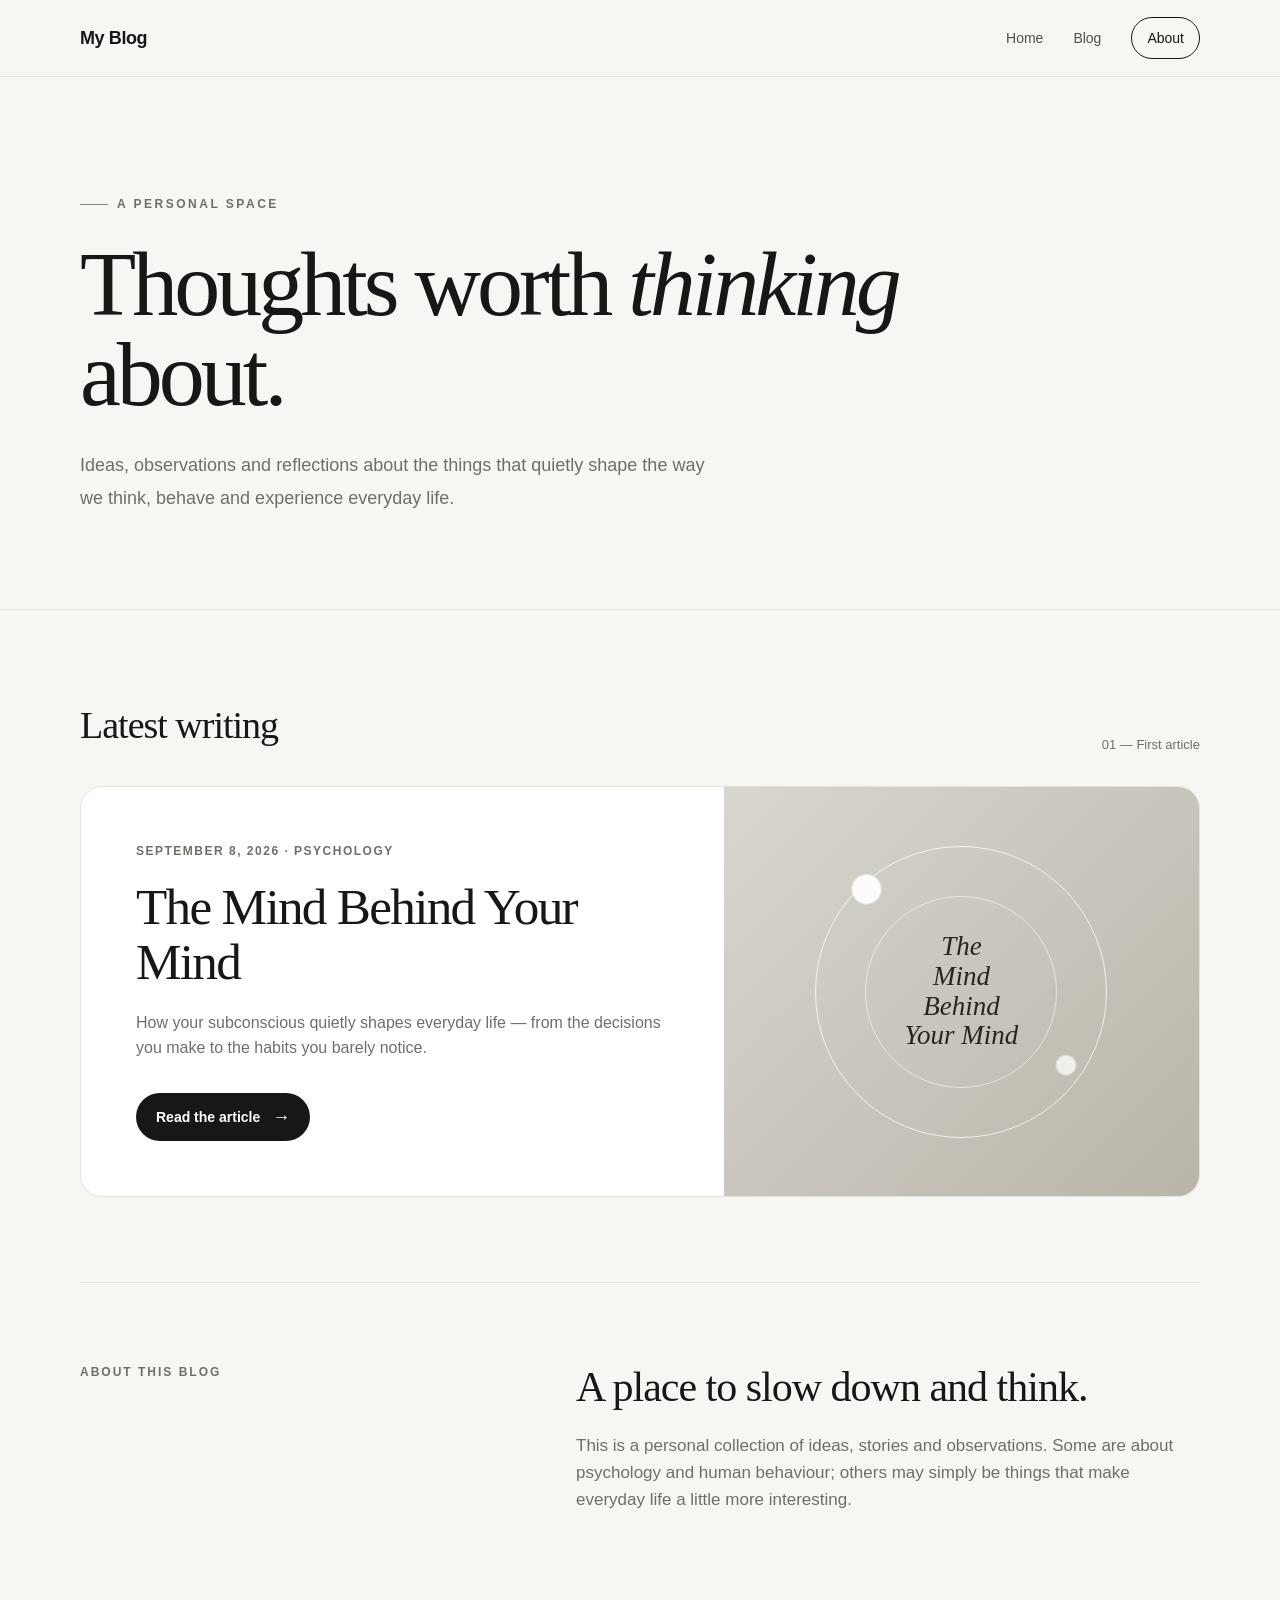
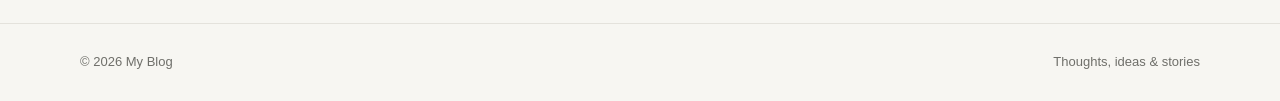
<file: index.html>
<!DOCTYPE html>
<html lang="en">
<head>
  <meta charset="UTF-8">
  <meta name="viewport" content="width=device-width, initial-scale=1.0">

  <meta name="description" content="A personal space for thoughts, ideas, stories and reflections.">
  <title>My Blog — Thoughts, Ideas & Stories</title>

  <style>
    :root {
      --bg: #f7f6f2;
      --surface: #ffffff;
      --text: #171717;
      --muted: #6f6f6a;
      --line: #e4e2dc;
      --accent: #171717;
      --accent-text: #ffffff;
      --max: 1120px;
    }

    * {
      box-sizing: border-box;
      margin: 0;
      padding: 0;
    }

    html {
      scroll-behavior: smooth;
    }

    body {
      font-family: Inter, ui-sans-serif, -apple-system, BlinkMacSystemFont,
                   "Segoe UI", Roboto, Helvetica, Arial, sans-serif;
      background: var(--bg);
      color: var(--text);
      line-height: 1.6;
    }

    a {
      color: inherit;
      text-decoration: none;
    }

    .container {
      width: min(var(--max), calc(100% - 40px));
      margin: 0 auto;
    }

    /* Navigation */
    header {
      position: sticky;
      top: 0;
      z-index: 20;
      background: rgba(247, 246, 242, 0.88);
      backdrop-filter: blur(14px);
      border-bottom: 1px solid rgba(228, 226, 220, 0.8);
    }

    .nav {
      height: 76px;
      display: flex;
      align-items: center;
      justify-content: space-between;
    }

    .brand {
      font-size: 18px;
      font-weight: 750;
      letter-spacing: -0.4px;
    }

    .nav-links {
      display: flex;
      align-items: center;
      gap: 30px;
      font-size: 14px;
      color: #4f4f4b;
    }

    .nav-links a {
      transition: color 0.2s ease;
    }

    .nav-links a:hover {
      color: var(--text);
    }

    .nav-cta {
      padding: 9px 15px;
      border: 1px solid var(--text);
      border-radius: 999px;
      color: var(--text) !important;
    }

    /* Hero */
    .hero {
      padding: 110px 0 95px;
      border-bottom: 1px solid var(--line);
    }

    .eyebrow {
      display: inline-flex;
      align-items: center;
      gap: 9px;
      font-size: 12px;
      font-weight: 700;
      letter-spacing: 2.5px;
      text-transform: uppercase;
      color: var(--muted);
      margin-bottom: 25px;
    }

    .eyebrow::before {
      content: "";
      width: 28px;
      height: 1px;
      background: #888;
    }

    .hero h1 {
      max-width: 900px;
      font-family: Georgia, "Times New Roman", serif;
      font-size: clamp(52px, 8vw, 92px);
      font-weight: 500;
      letter-spacing: -4px;
      line-height: 0.98;
    }

    .hero h1 em {
      font-style: italic;
      font-weight: 400;
    }

    .hero-copy {
      max-width: 650px;
      margin-top: 30px;
      color: var(--muted);
      font-size: 18px;
      line-height: 1.8;
    }

    /* Latest article */
    .section {
      padding: 85px 0;
    }

    .section-heading {
      display: flex;
      align-items: end;
      justify-content: space-between;
      gap: 30px;
      margin-bottom: 30px;
    }

    .section-heading h2 {
      font-family: Georgia, "Times New Roman", serif;
      font-size: 38px;
      font-weight: 500;
      letter-spacing: -1px;
    }

    .section-heading span {
      font-size: 13px;
      color: var(--muted);
    }

    .article-card {
      display: grid;
      grid-template-columns: 1.15fr 0.85fr;
      min-height: 390px;
      background: var(--surface);
      border: 1px solid var(--line);
      border-radius: 22px;
      overflow: hidden;
      transition: transform 0.25s ease, box-shadow 0.25s ease;
    }

    .article-card:hover {
      transform: translateY(-4px);
      box-shadow: 0 18px 45px rgba(0, 0, 0, 0.07);
    }

    .article-content {
      padding: 55px;
      display: flex;
      flex-direction: column;
      justify-content: center;
    }

    .article-meta {
      font-size: 12px;
      font-weight: 700;
      letter-spacing: 1.5px;
      text-transform: uppercase;
      color: var(--muted);
      margin-bottom: 18px;
    }

    .article-title {
      font-family: Georgia, "Times New Roman", serif;
      font-size: clamp(34px, 4vw, 52px);
      line-height: 1.08;
      font-weight: 500;
      letter-spacing: -1.7px;
      max-width: 620px;
    }

    .article-subtitle {
      margin-top: 20px;
      max-width: 570px;
      color: var(--muted);
      font-size: 16px;
    }

    .read-button {
      display: inline-flex;
      align-items: center;
      gap: 12px;
      width: fit-content;
      margin-top: 32px;
      padding: 13px 20px;
      background: var(--accent);
      color: var(--accent-text);
      border-radius: 999px;
      font-size: 14px;
      font-weight: 650;
      transition: transform 0.2s ease, opacity 0.2s ease;
    }

    .read-button:hover {
      transform: translateX(3px);
      opacity: 0.88;
    }

    .read-button .arrow {
      font-size: 18px;
      line-height: 1;
    }

    .article-visual {
      position: relative;
      min-height: 390px;
      background:
        radial-gradient(circle at 30% 25%, rgba(255,255,255,.95) 0 3%, transparent 3.5%),
        radial-gradient(circle at 72% 68%, rgba(255,255,255,.75) 0 2%, transparent 2.5%),
        linear-gradient(135deg, #d9d6ce, #b9b5ab);
      display: flex;
      align-items: center;
      justify-content: center;
      overflow: hidden;
    }

    .article-visual::before {
      content: "";
      position: absolute;
      width: 290px;
      height: 290px;
      border: 1px solid rgba(255,255,255,.75);
      border-radius: 50%;
    }

    .article-visual::after {
      content: "";
      position: absolute;
      width: 190px;
      height: 190px;
      border: 1px solid rgba(255,255,255,.55);
      border-radius: 50%;
    }

    .visual-word {
      position: relative;
      z-index: 2;
      font-family: Georgia, "Times New Roman", serif;
      font-size: 27px;
      font-style: italic;
      color: #262522;
      text-align: center;
      line-height: 1.1;
    }

    /* About */
    .about {
      display: grid;
      grid-template-columns: 0.8fr 1.2fr;
      gap: 80px;
      padding: 80px 0 110px;
      border-top: 1px solid var(--line);
    }

    .about-label {
      font-size: 12px;
      text-transform: uppercase;
      letter-spacing: 2px;
      font-weight: 700;
      color: var(--muted);
    }

    .about h2 {
      font-family: Georgia, "Times New Roman", serif;
      font-size: 42px;
      line-height: 1.15;
      font-weight: 500;
      letter-spacing: -1px;
      margin-bottom: 20px;
    }

    .about p {
      color: var(--muted);
      font-size: 17px;
      max-width: 680px;
    }

    /* Footer */
    footer {
      border-top: 1px solid var(--line);
      padding: 28px 0;
    }

    .footer-inner {
      display: flex;
      justify-content: space-between;
      gap: 20px;
      color: var(--muted);
      font-size: 13px;
    }

    /* Mobile */
    @media (max-width: 760px) {
      .container {
        width: min(100% - 30px, var(--max));
      }

      .nav {
        height: 68px;
      }

      .nav-links {
        gap: 15px;
      }

      .nav-cta {
        display: none;
      }

      .hero {
        padding: 75px 0 65px;
      }

      .hero h1 {
        font-size: clamp(48px, 15vw, 70px);
        letter-spacing: -3px;
      }

      .hero-copy {
        font-size: 16px;
      }

      .section {
        padding: 60px 0;
      }

      .section-heading {
        display: block;
      }

      .section-heading span {
        display: block;
        margin-top: 8px;
      }

      .article-card {
        grid-template-columns: 1fr;
      }

      .article-visual {
        order: -1;
        min-height: 250px;
      }

      .article-content {
        padding: 32px 26px 38px;
      }

      .about {
        grid-template-columns: 1fr;
        gap: 20px;
        padding: 60px 0 75px;
      }

      .about h2 {
        font-size: 35px;
      }

      .footer-inner {
        flex-direction: column;
      }
    }
  </style>
</head>

<body>

<header>
  <div class="container nav">
    <a class="brand" href="index.html">My Blog</a>

    <nav class="nav-links">
      <a href="index.html">Home</a>
      <a href="my-first-blog.html">Blog</a>
      <a class="nav-cta" href="#about">About</a>
    </nav>
  </div>
</header>

<main>

  <section class="hero">
    <div class="container">
      <div class="eyebrow">A personal space</div>

      <h1>
        Thoughts worth <em>thinking</em> about.
      </h1>

      <p class="hero-copy">
        Ideas, observations and reflections about the things that quietly
        shape the way we think, behave and experience everyday life.
      </p>
    </div>
  </section>


  <section class="section">
    <div class="container">

      <div class="section-heading">
        <h2>Latest writing</h2>
        <span>01 — First article</span>
      </div>

      <article class="article-card">

        <div class="article-content">

          <div class="article-meta">
            September 8, 2026 · Psychology
          </div>

          <h2 class="article-title">
            The Mind Behind Your Mind
          </h2>

          <p class="article-subtitle">
            How your subconscious quietly shapes everyday life —
            from the decisions you make to the habits you barely notice.
          </p>

          <!-- IMPORTANT: this points directly to the uploaded article -->
          <a class="read-button" href="./my-first-blog.html">
            Read the article
            <span class="arrow">→</span>
          </a>

        </div>

        <div class="article-visual" aria-hidden="true">
          <div class="visual-word">
            The<br>Mind<br>Behind<br>Your Mind
          </div>
        </div>

      </article>

    </div>
  </section>


  <section class="container" id="about">
    <div class="about">

      <div>
        <div class="about-label">About this blog</div>
      </div>

      <div>
        <h2>A place to slow down and think.</h2>

        <p>
          This is a personal collection of ideas, stories and observations.
          Some are about psychology and human behaviour; others may simply
          be things that make everyday life a little more interesting.
        </p>
      </div>

    </div>
  </section>

</main>


<footer>
  <div class="container footer-inner">
    <span>© 2026 My Blog</span>
    <span>Thoughts, ideas & stories</span>
  </div>
</footer>

</body>
</html>
</file>
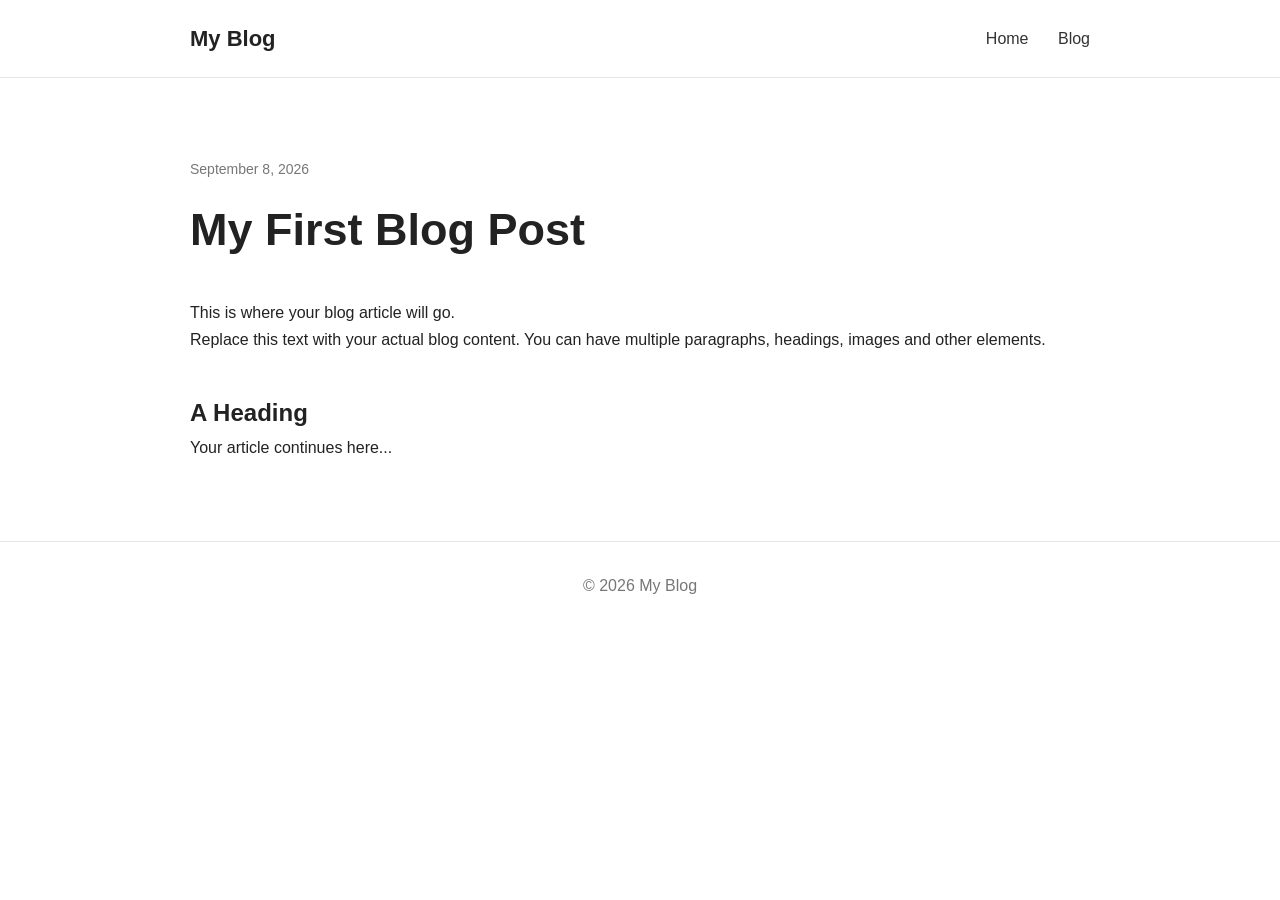
<file: blog.html>
<!DOCTYPE html>
<html lang="en">

<head>

    <meta charset="UTF-8">
    <meta name="viewport" content="width=device-width, initial-scale=1.0">

    <title>My First Blog Post</title>

    <link rel="stylesheet" href="style.css">

</head>


<body>

    <header>

        <div class="container nav">

            <h1 class="logo">
                My Blog
            </h1>

            <nav>
                <a href="index.html">Home</a>
                <a href="blog.html">Blog</a>
            </nav>

        </div>

    </header>


    <main>

        <article class="container" style="padding: 80px 0;">

            <p class="date">
                September 8, 2026
            </p>

            <h1 style="font-size: 45px; margin-bottom: 30px;">
                My First Blog Post
            </h1>


            <!-- YOUR BLOG CONTENT STARTS HERE -->

            <p>
                This is where your blog article will go.
            </p>

            <p>
                Replace this text with your actual blog content.
                You can have multiple paragraphs, headings,
                images and other elements.
            </p>


            <h2 style="margin-top: 40px;">
                A Heading
            </h2>

            <p>
                Your article continues here...
            </p>

            <!-- YOUR BLOG CONTENT ENDS HERE -->


        </article>

    </main>


    <footer>

        <div class="container">

            <p>
                © 2026 My Blog
            </p>

        </div>

    </footer>

</body>

</html>
</file>
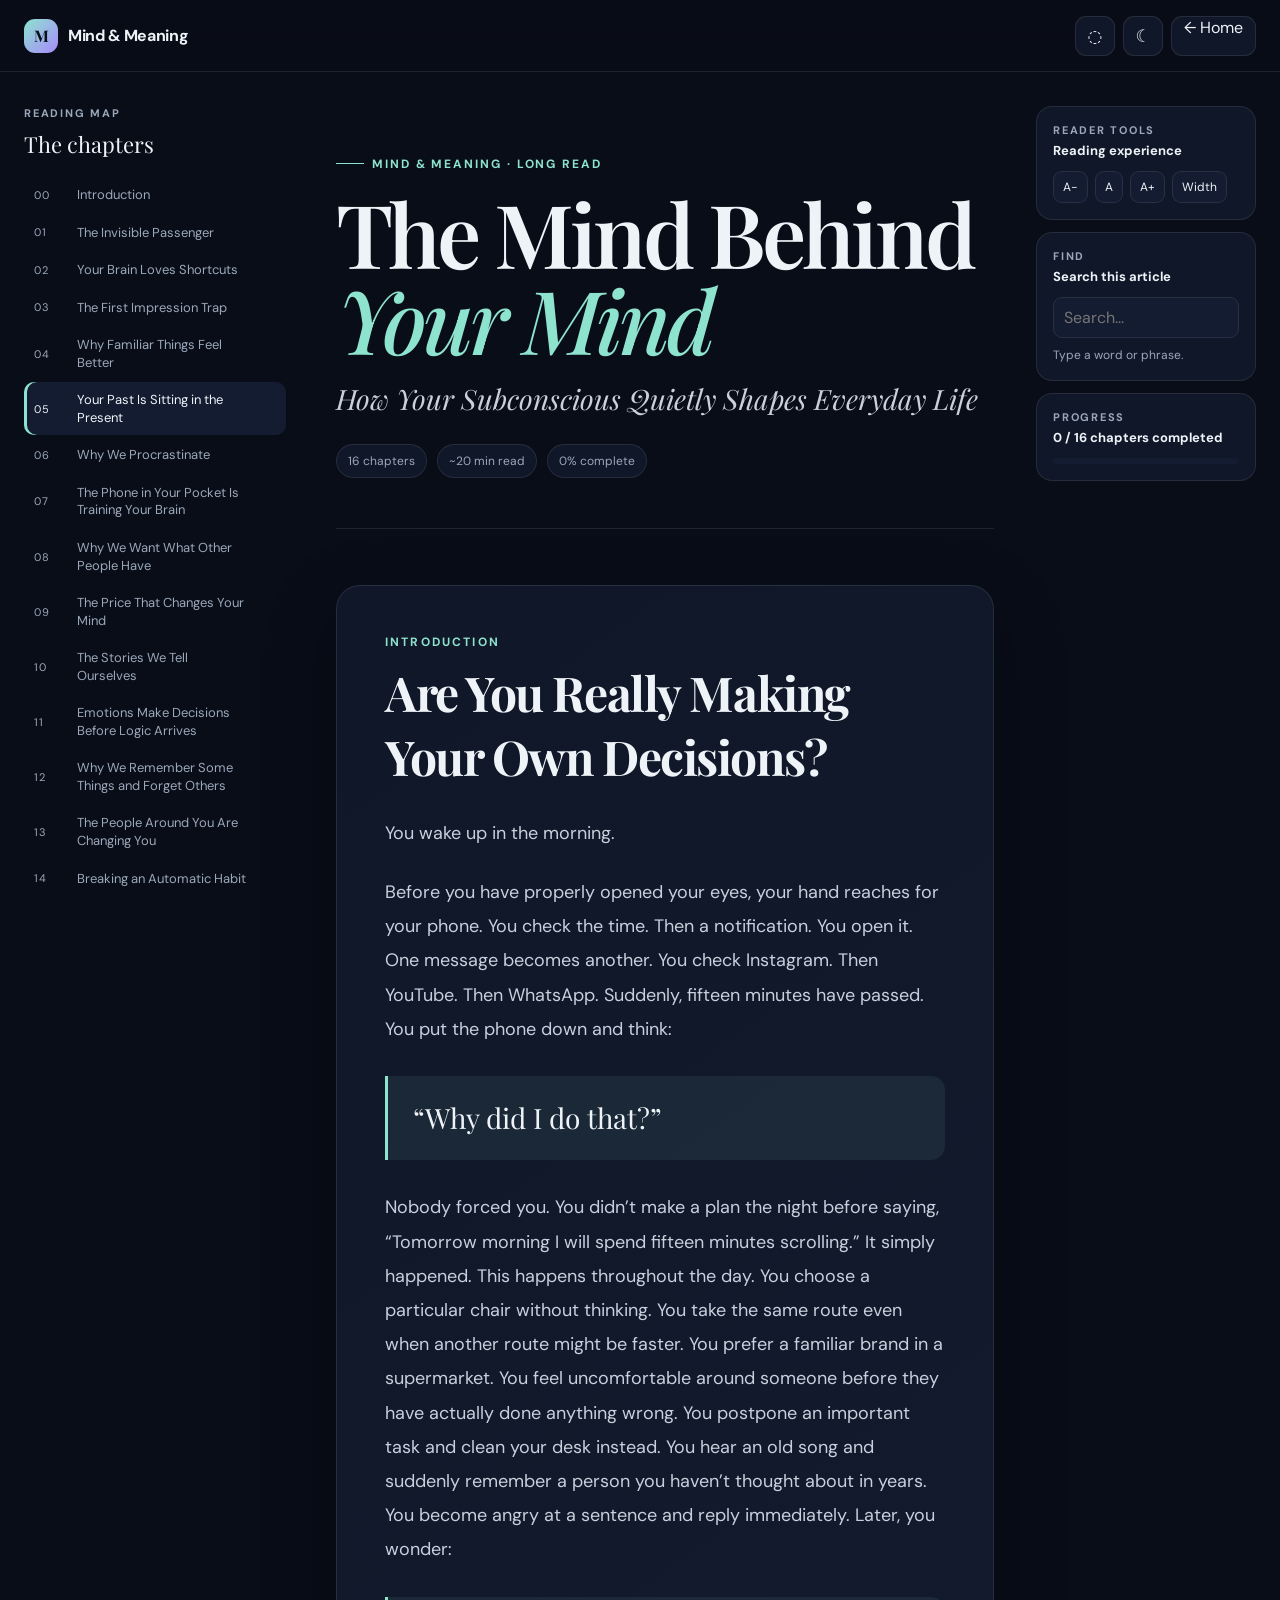
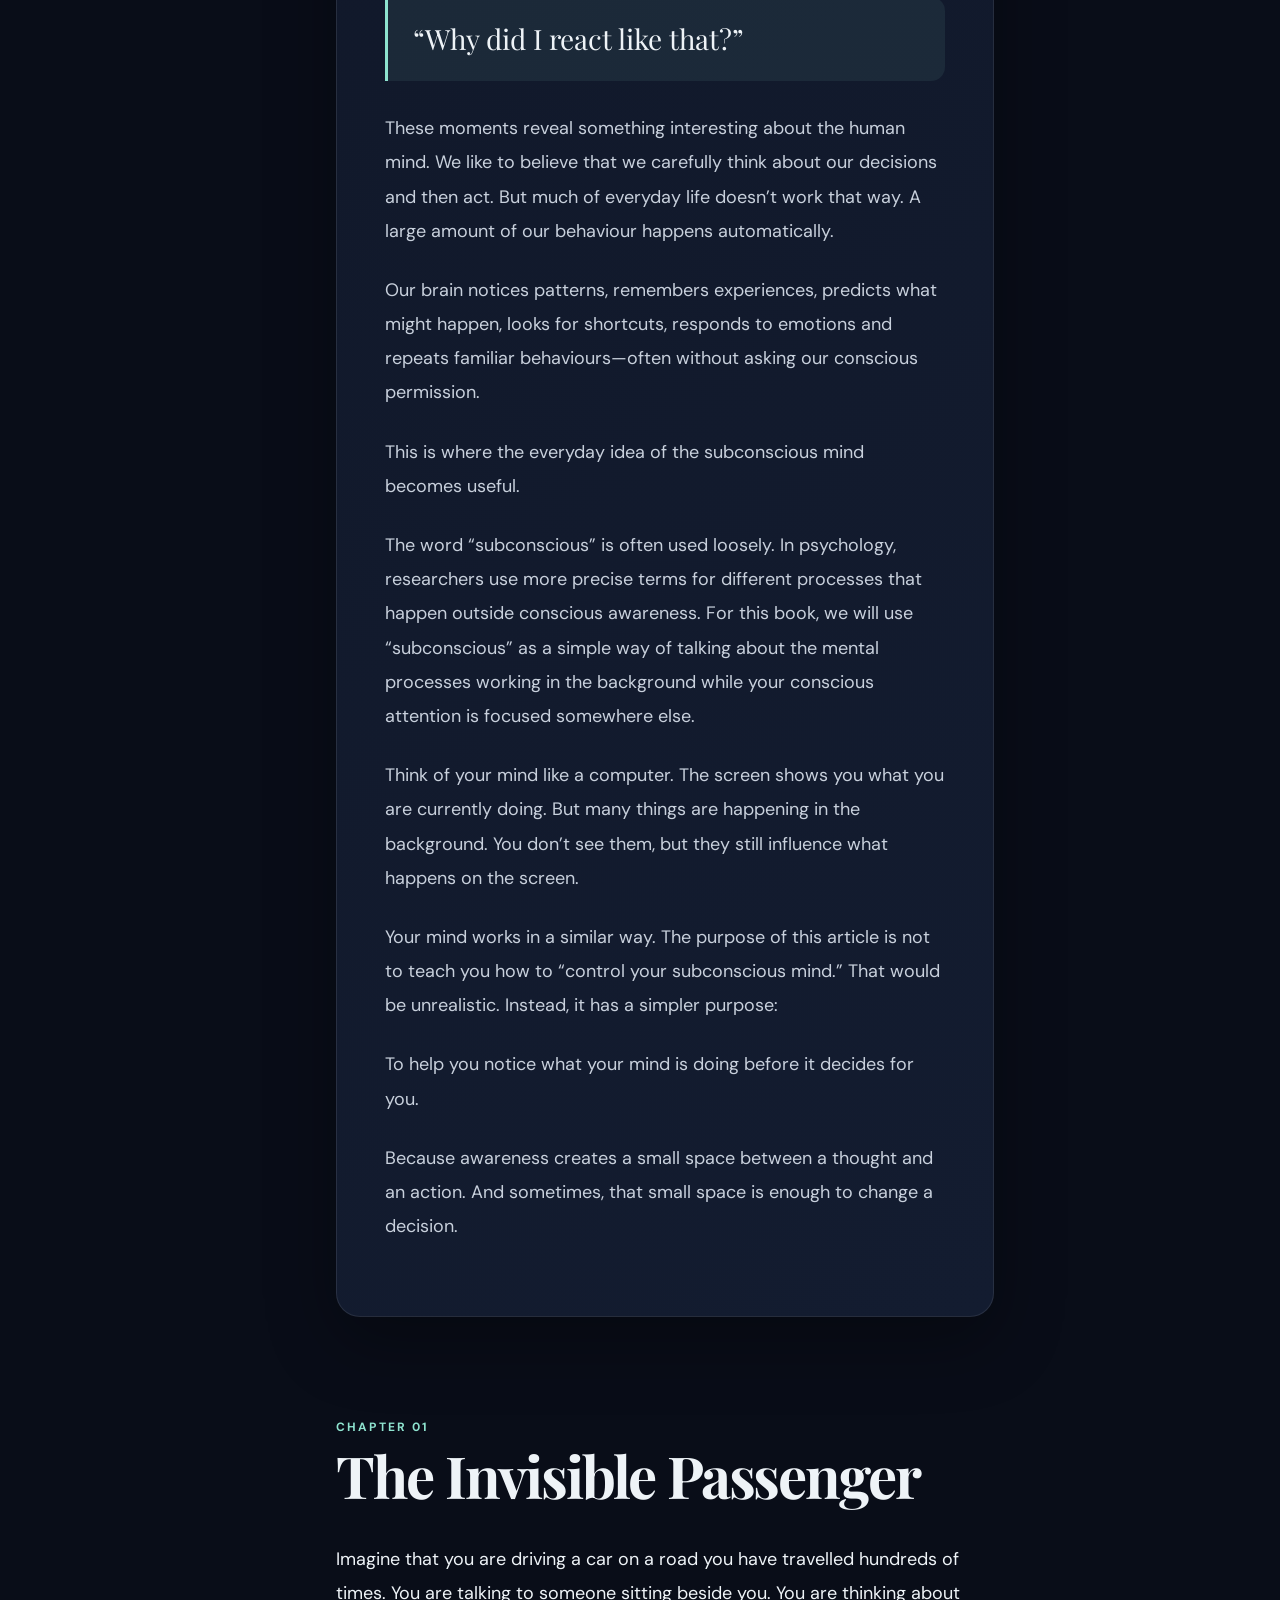
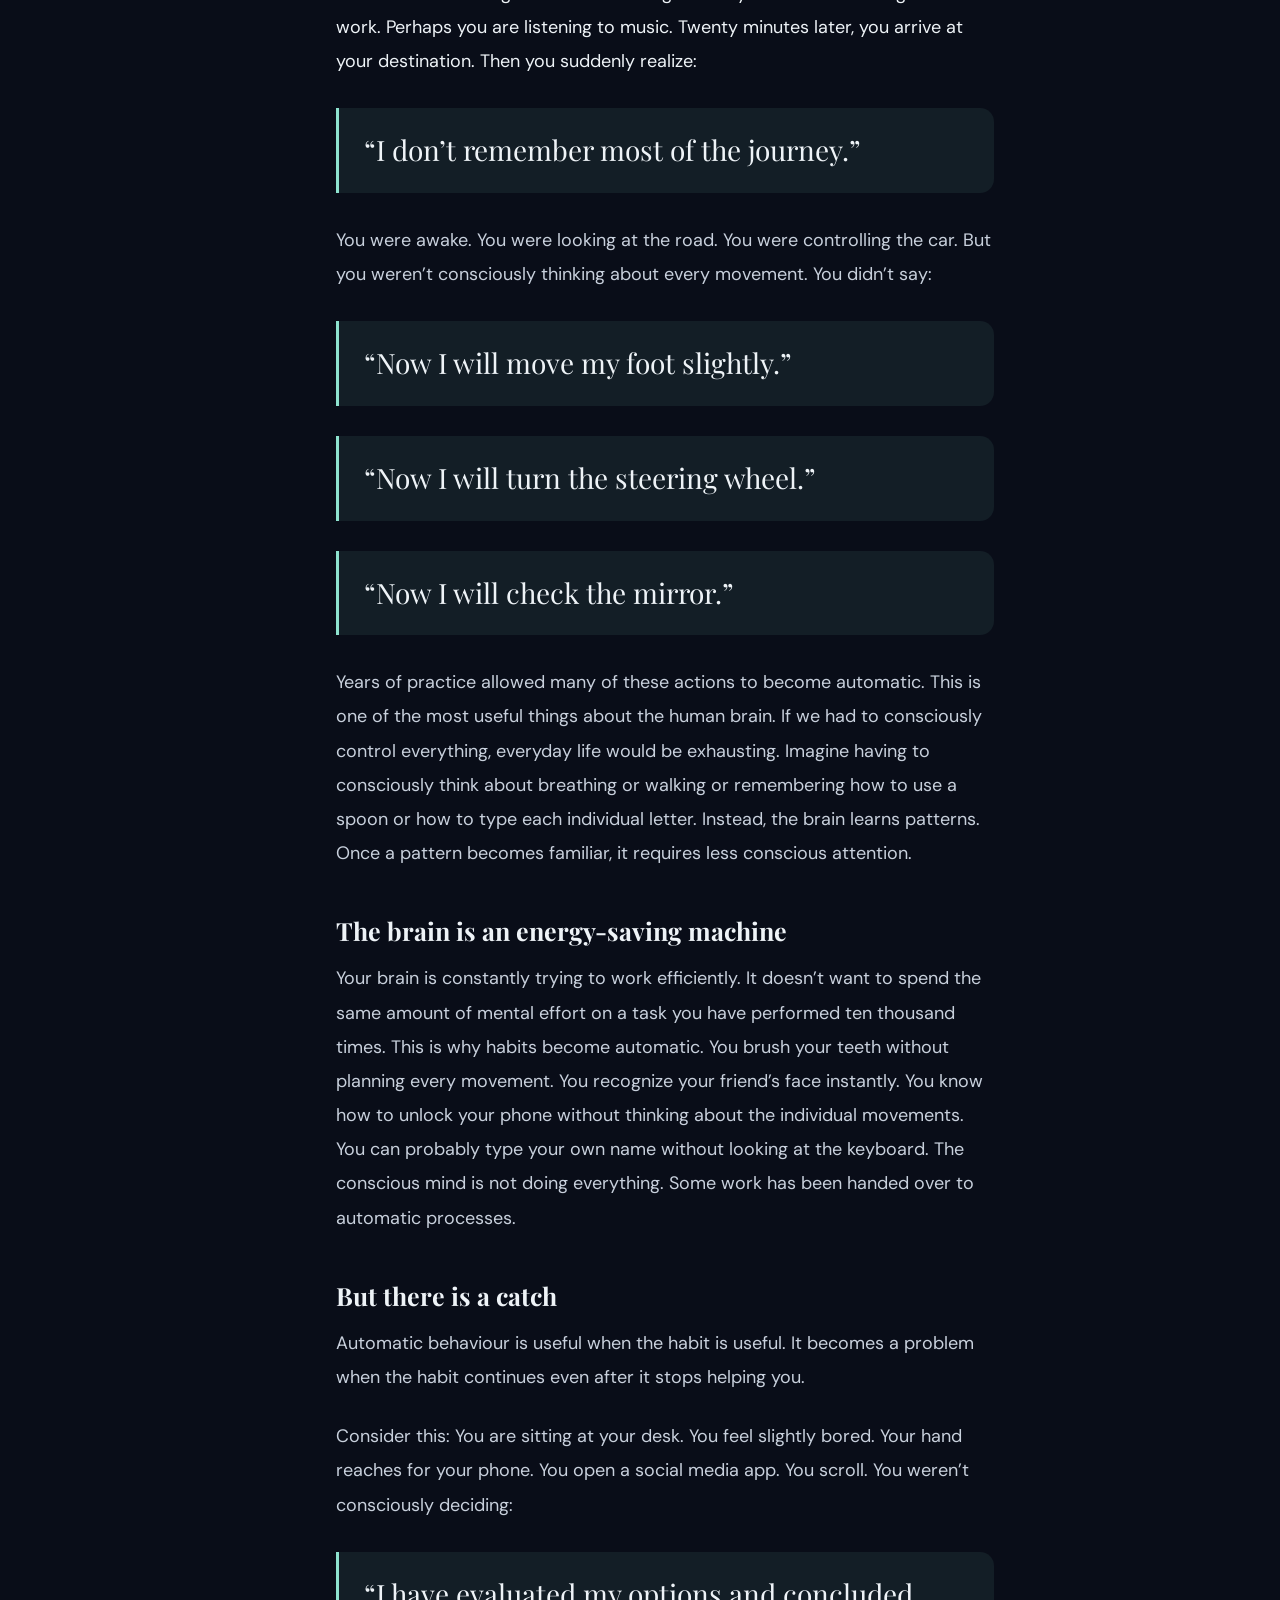
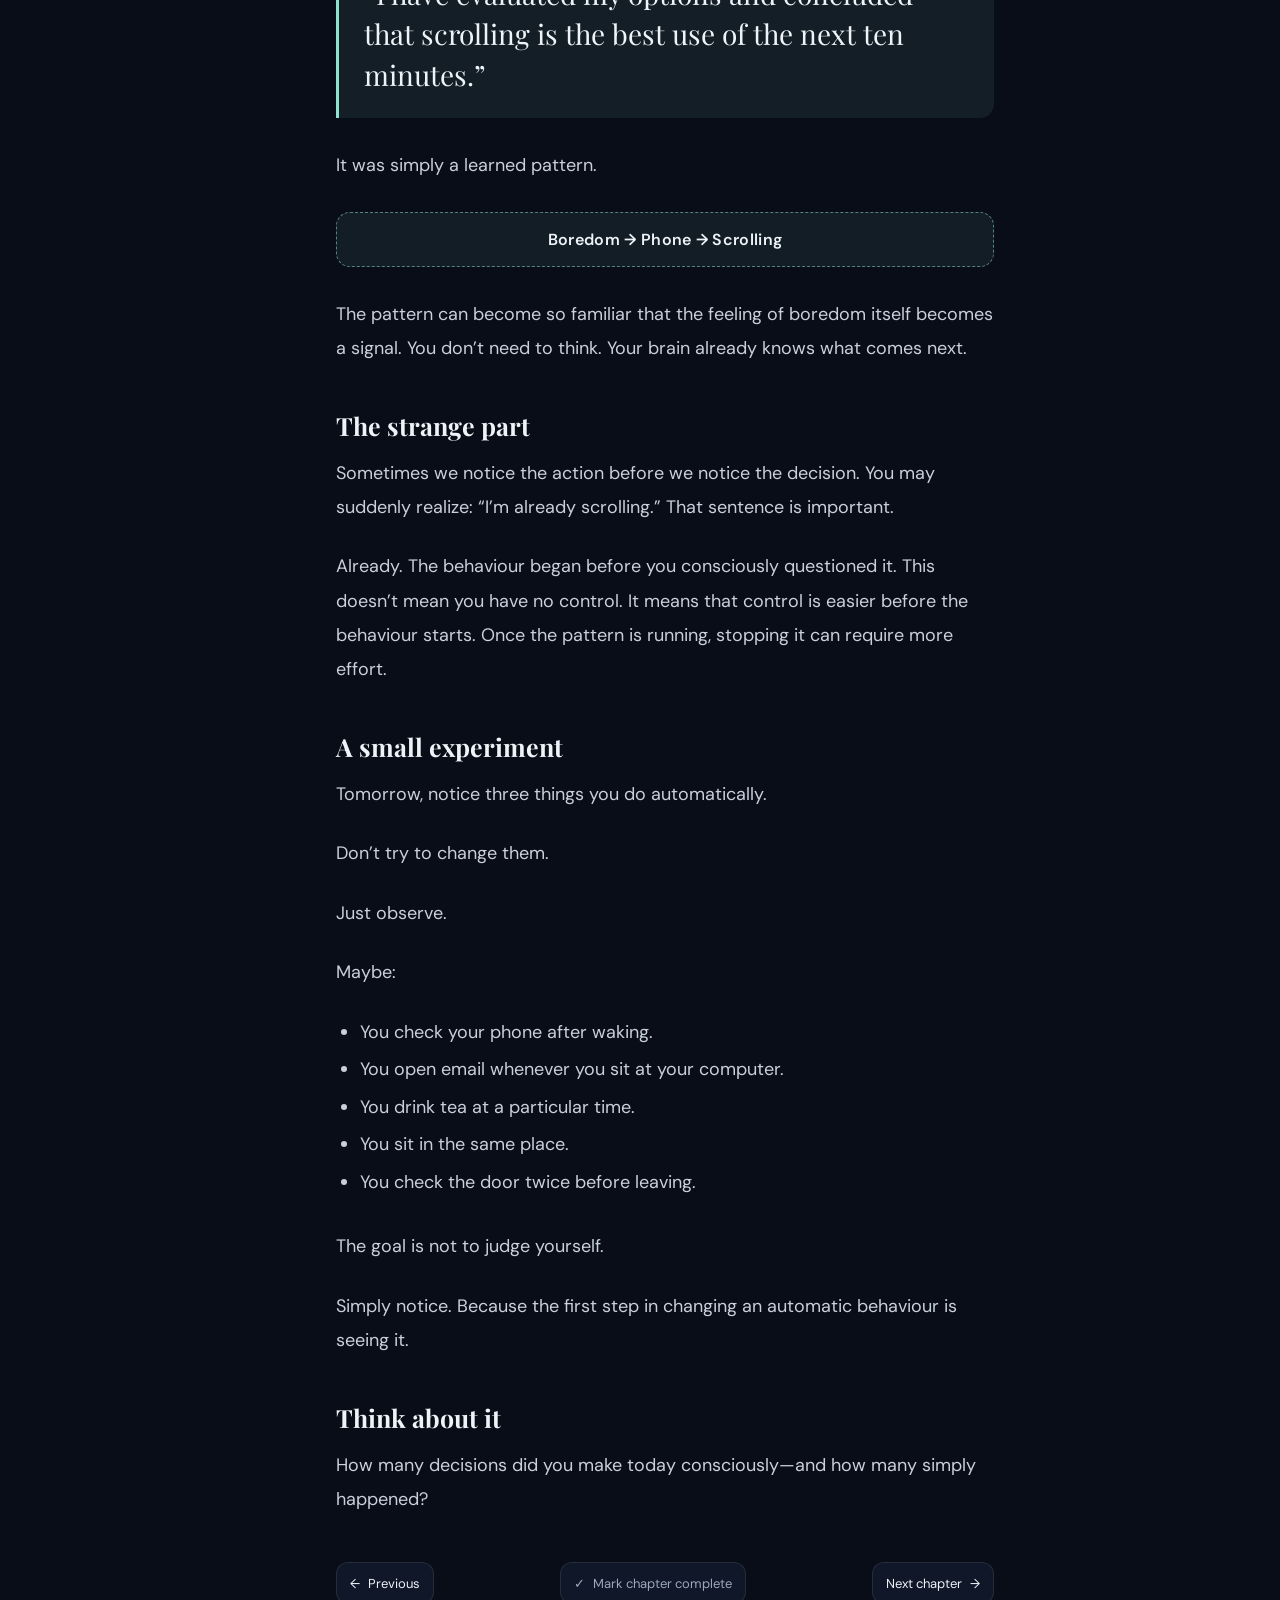
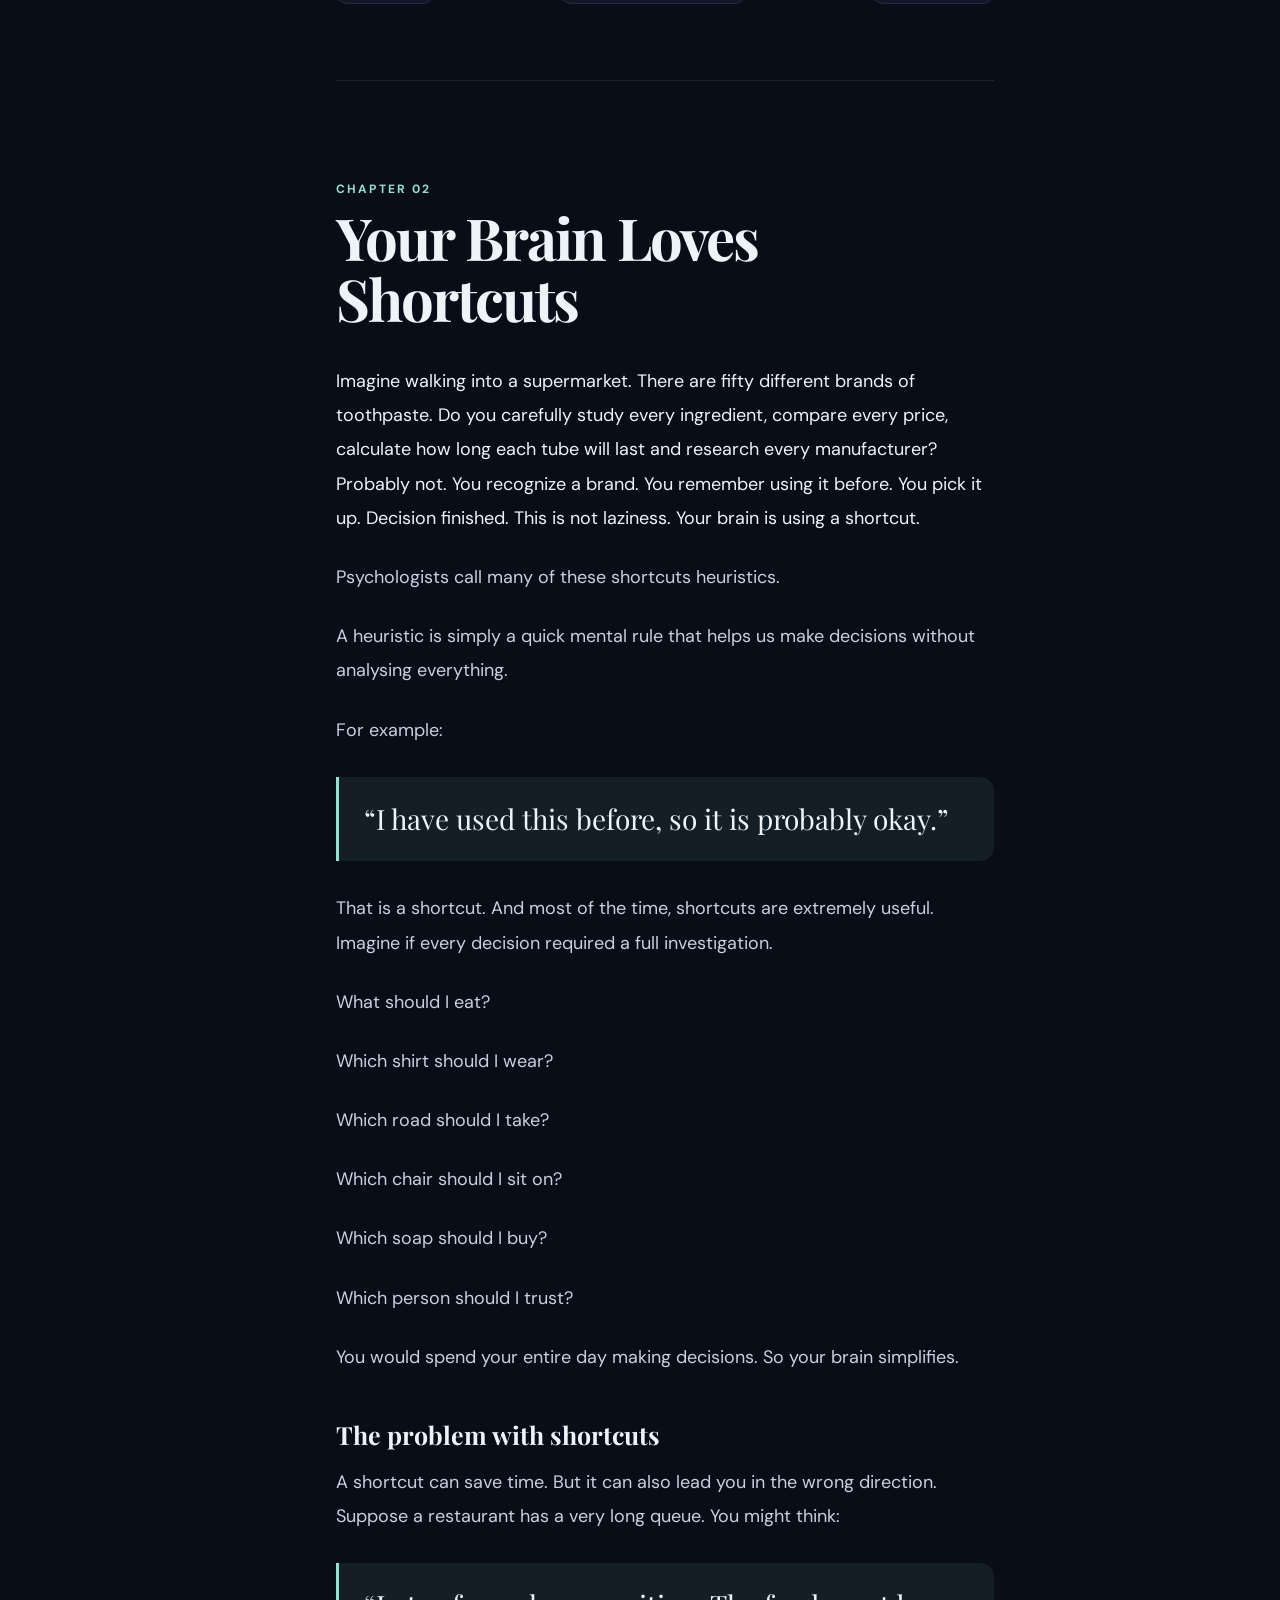
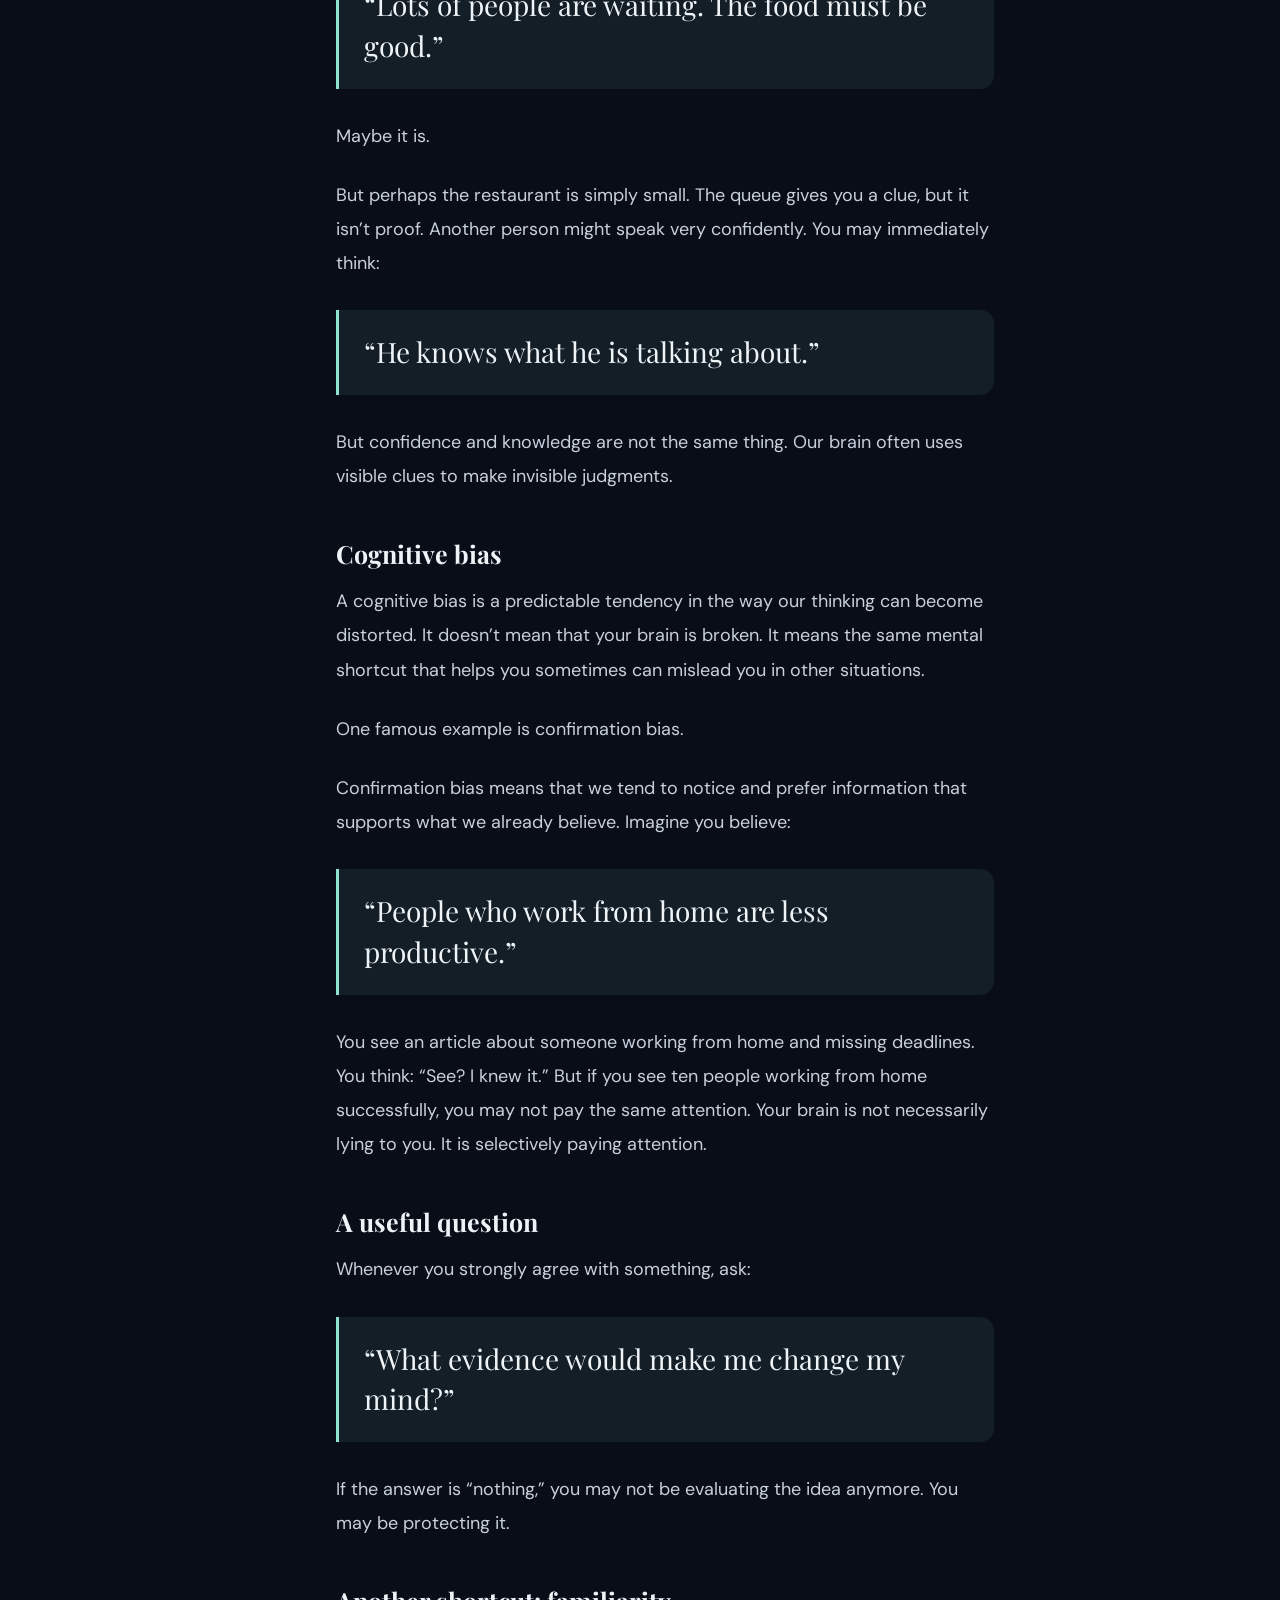
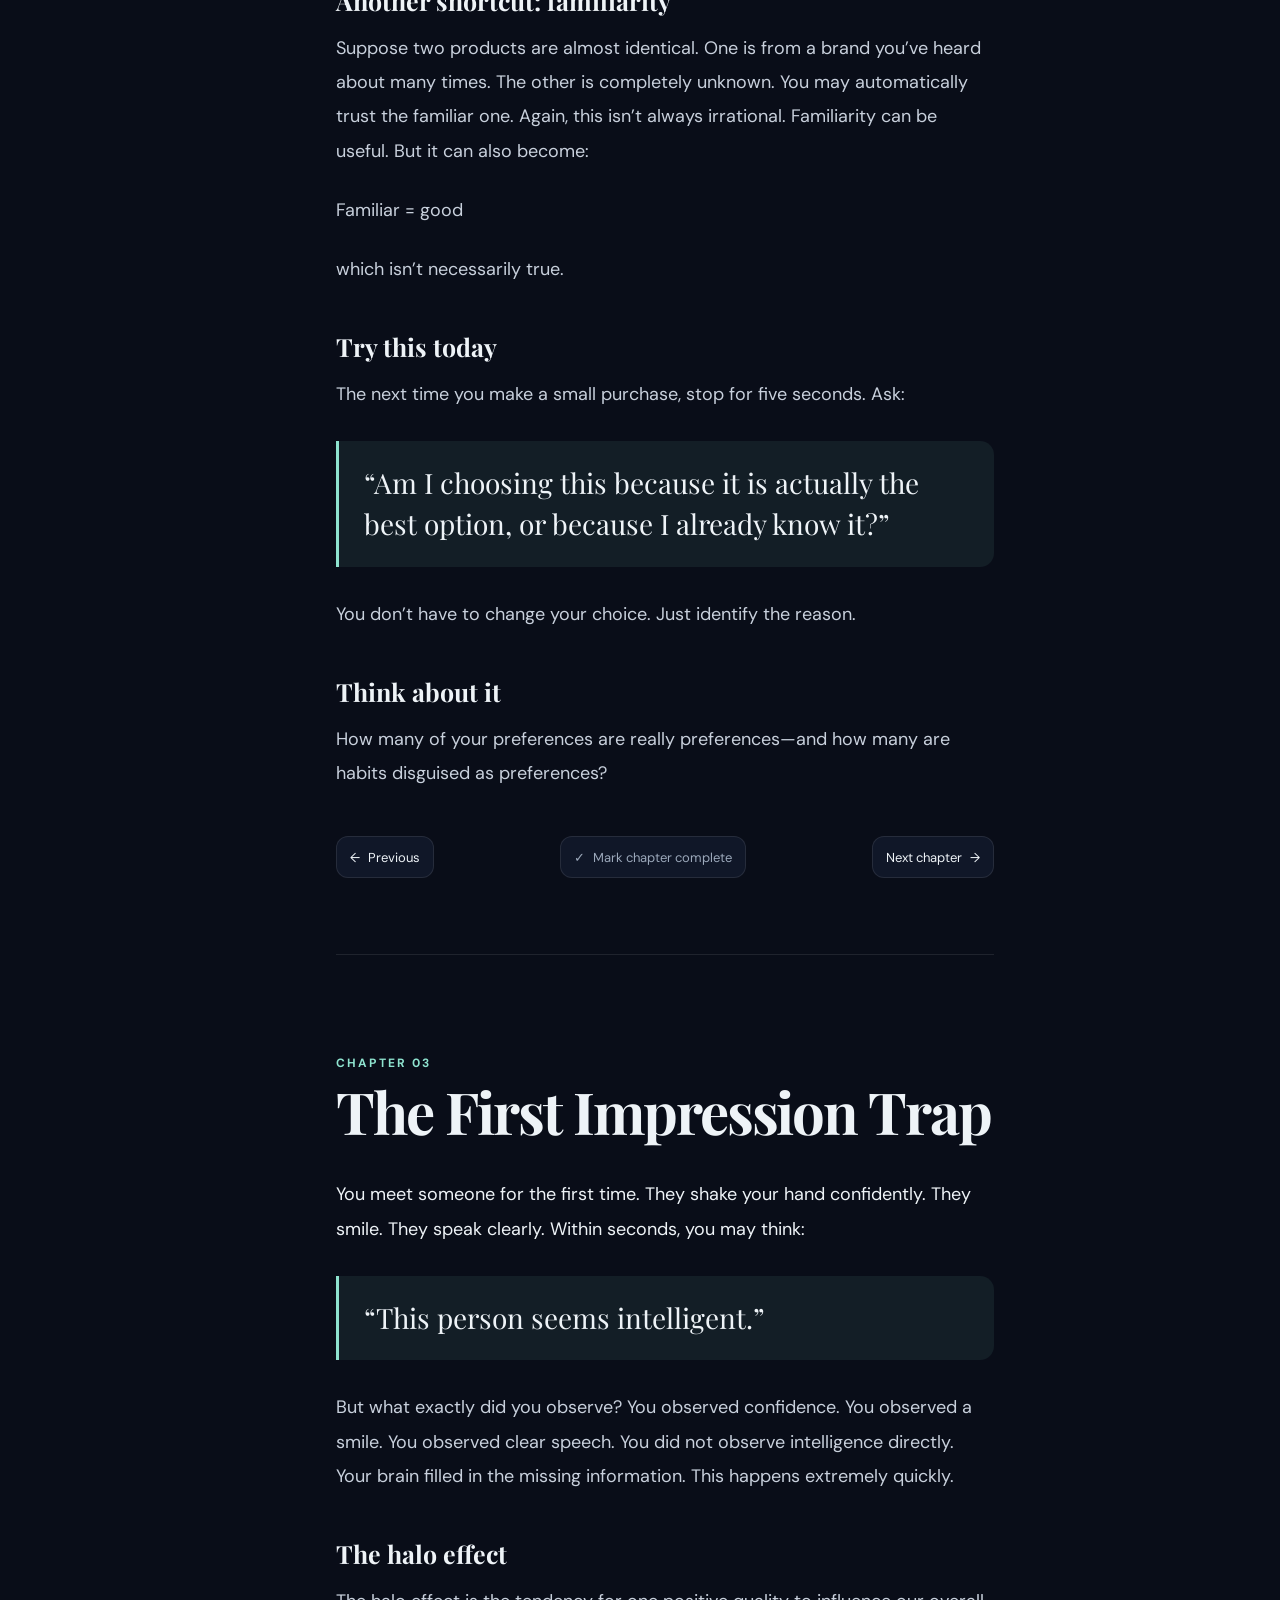
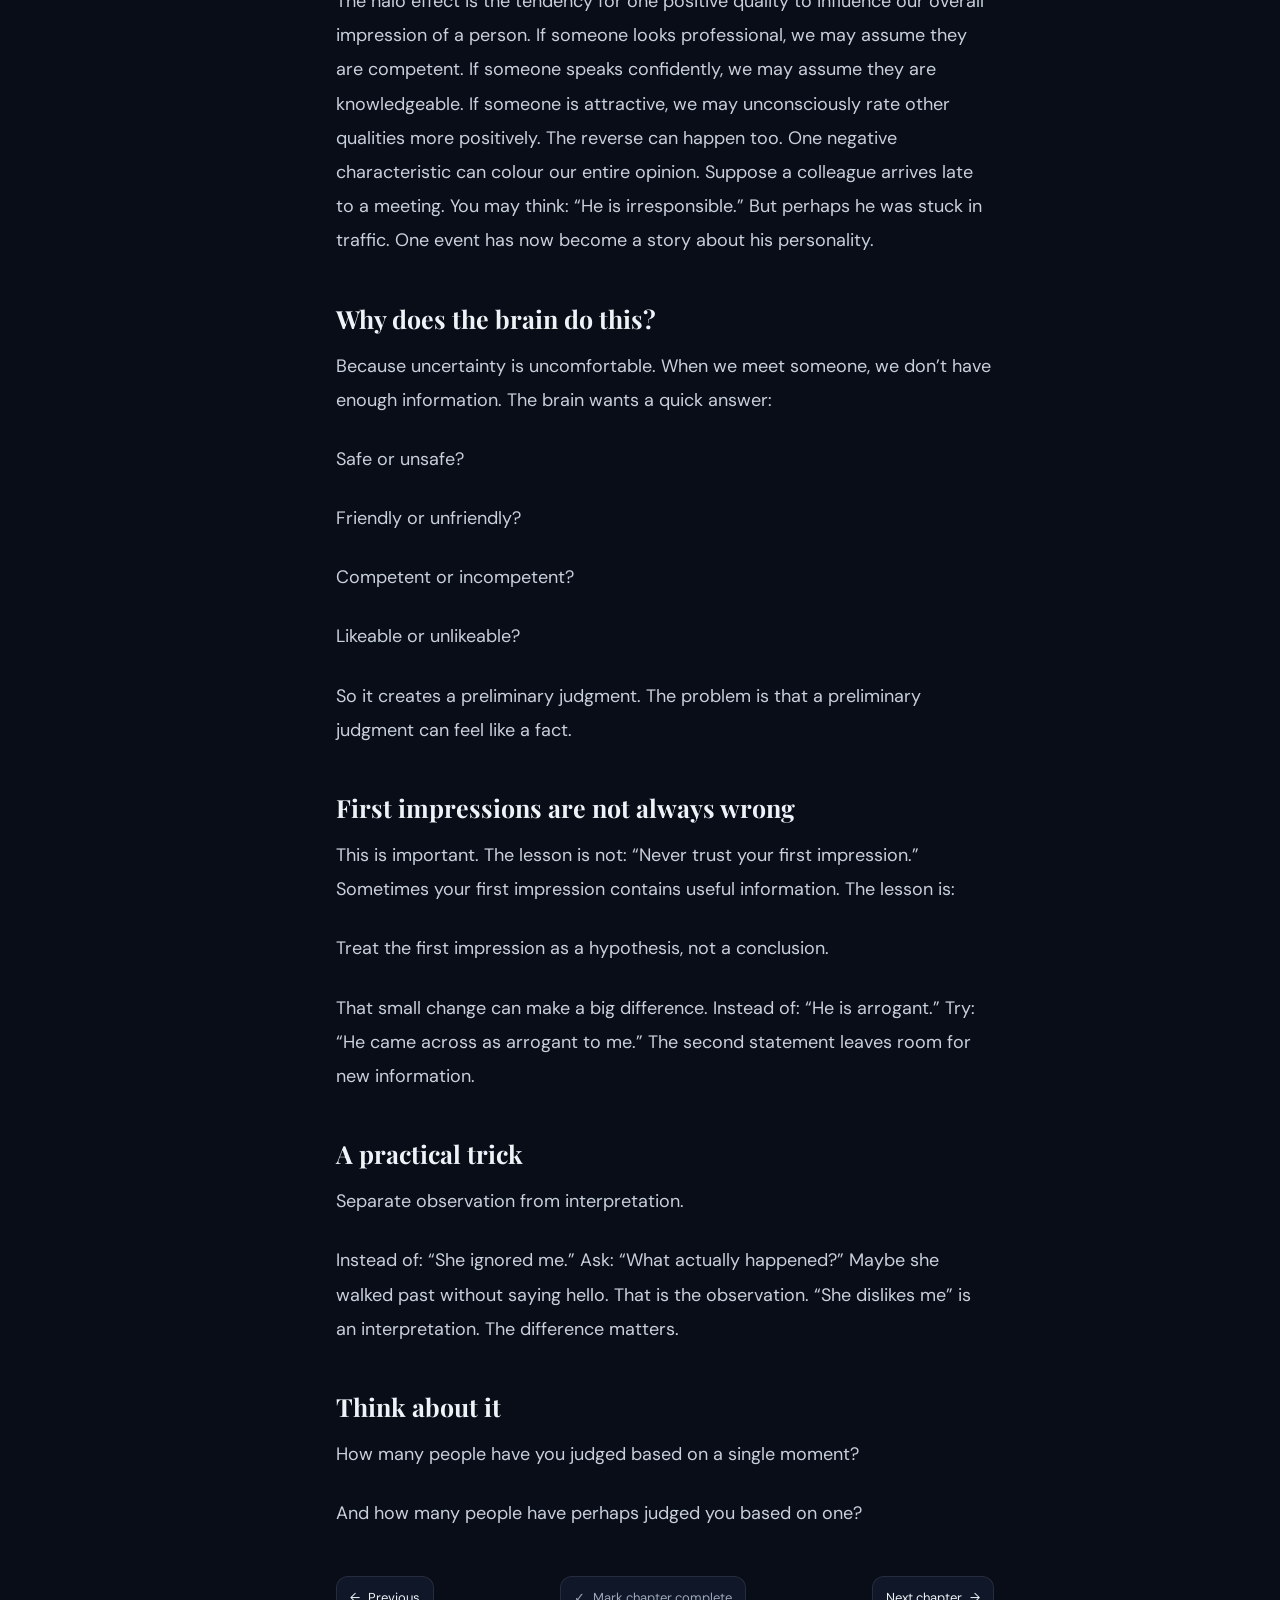
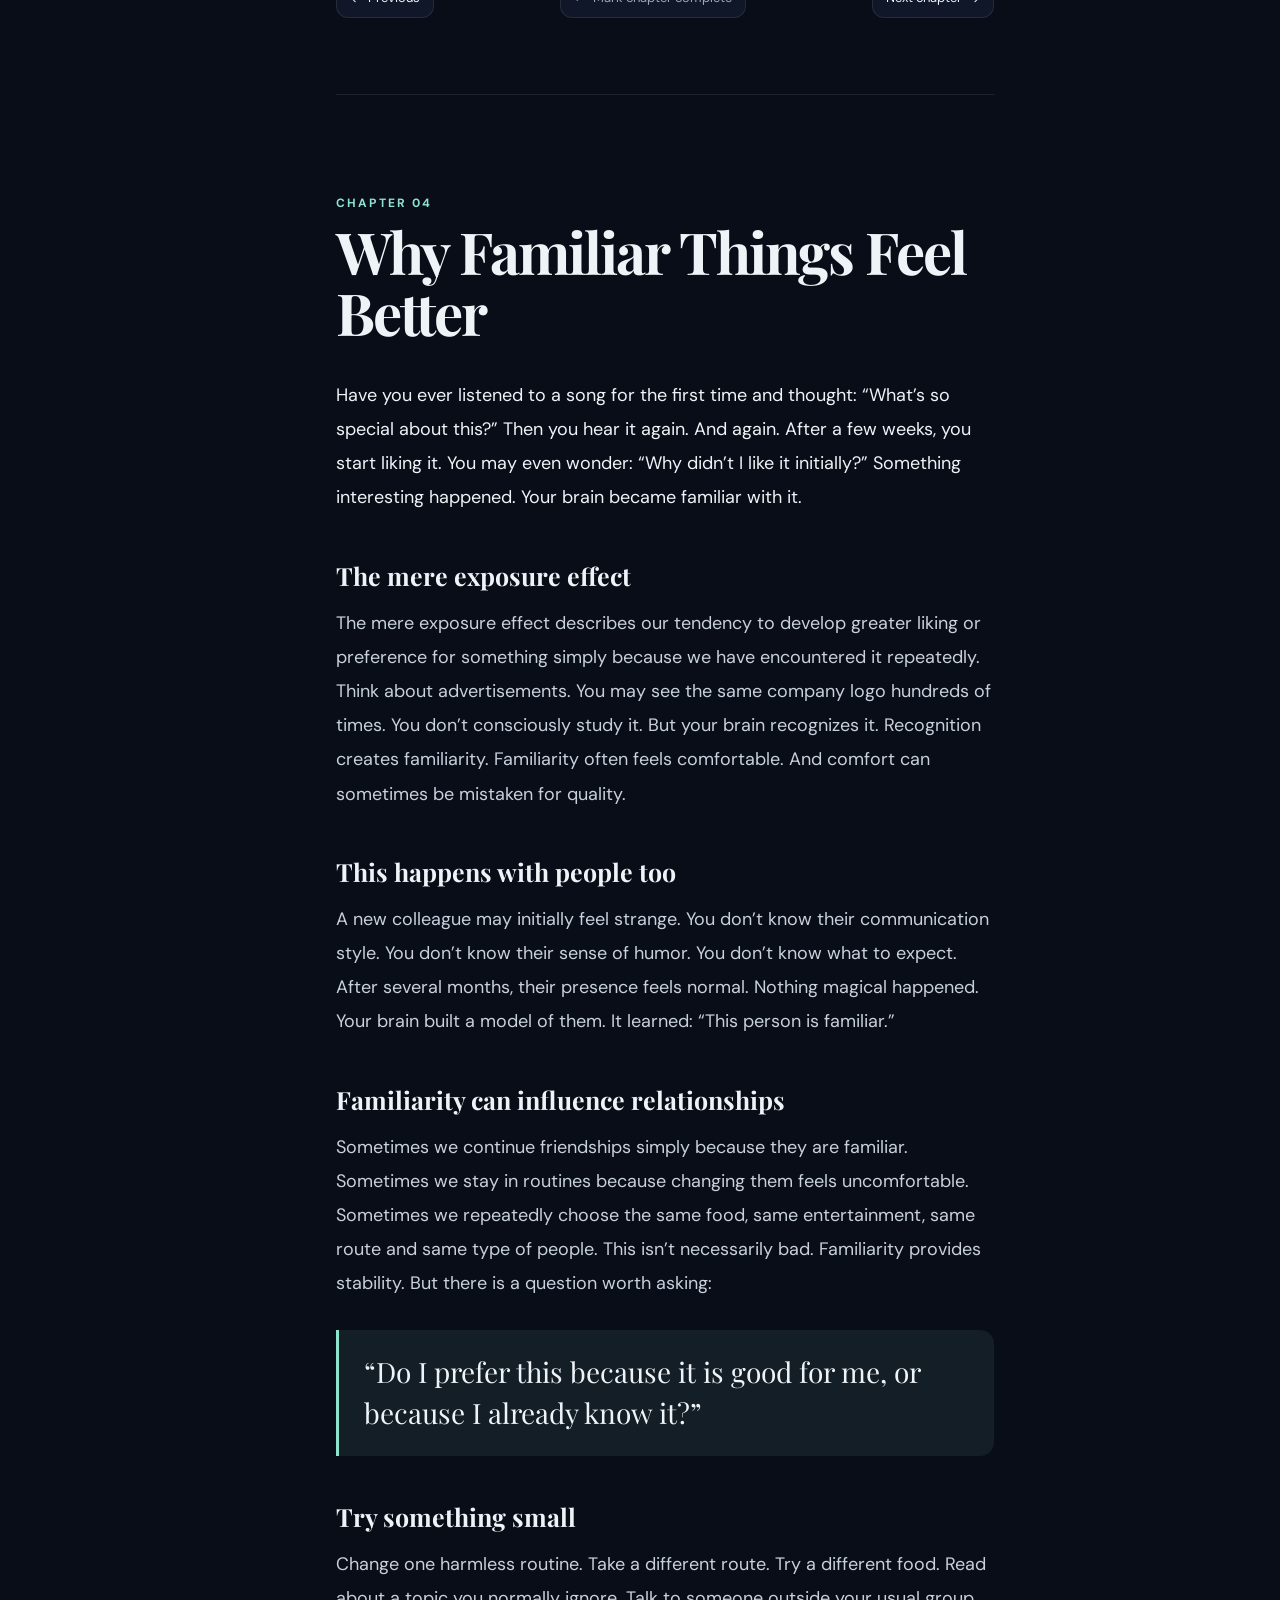
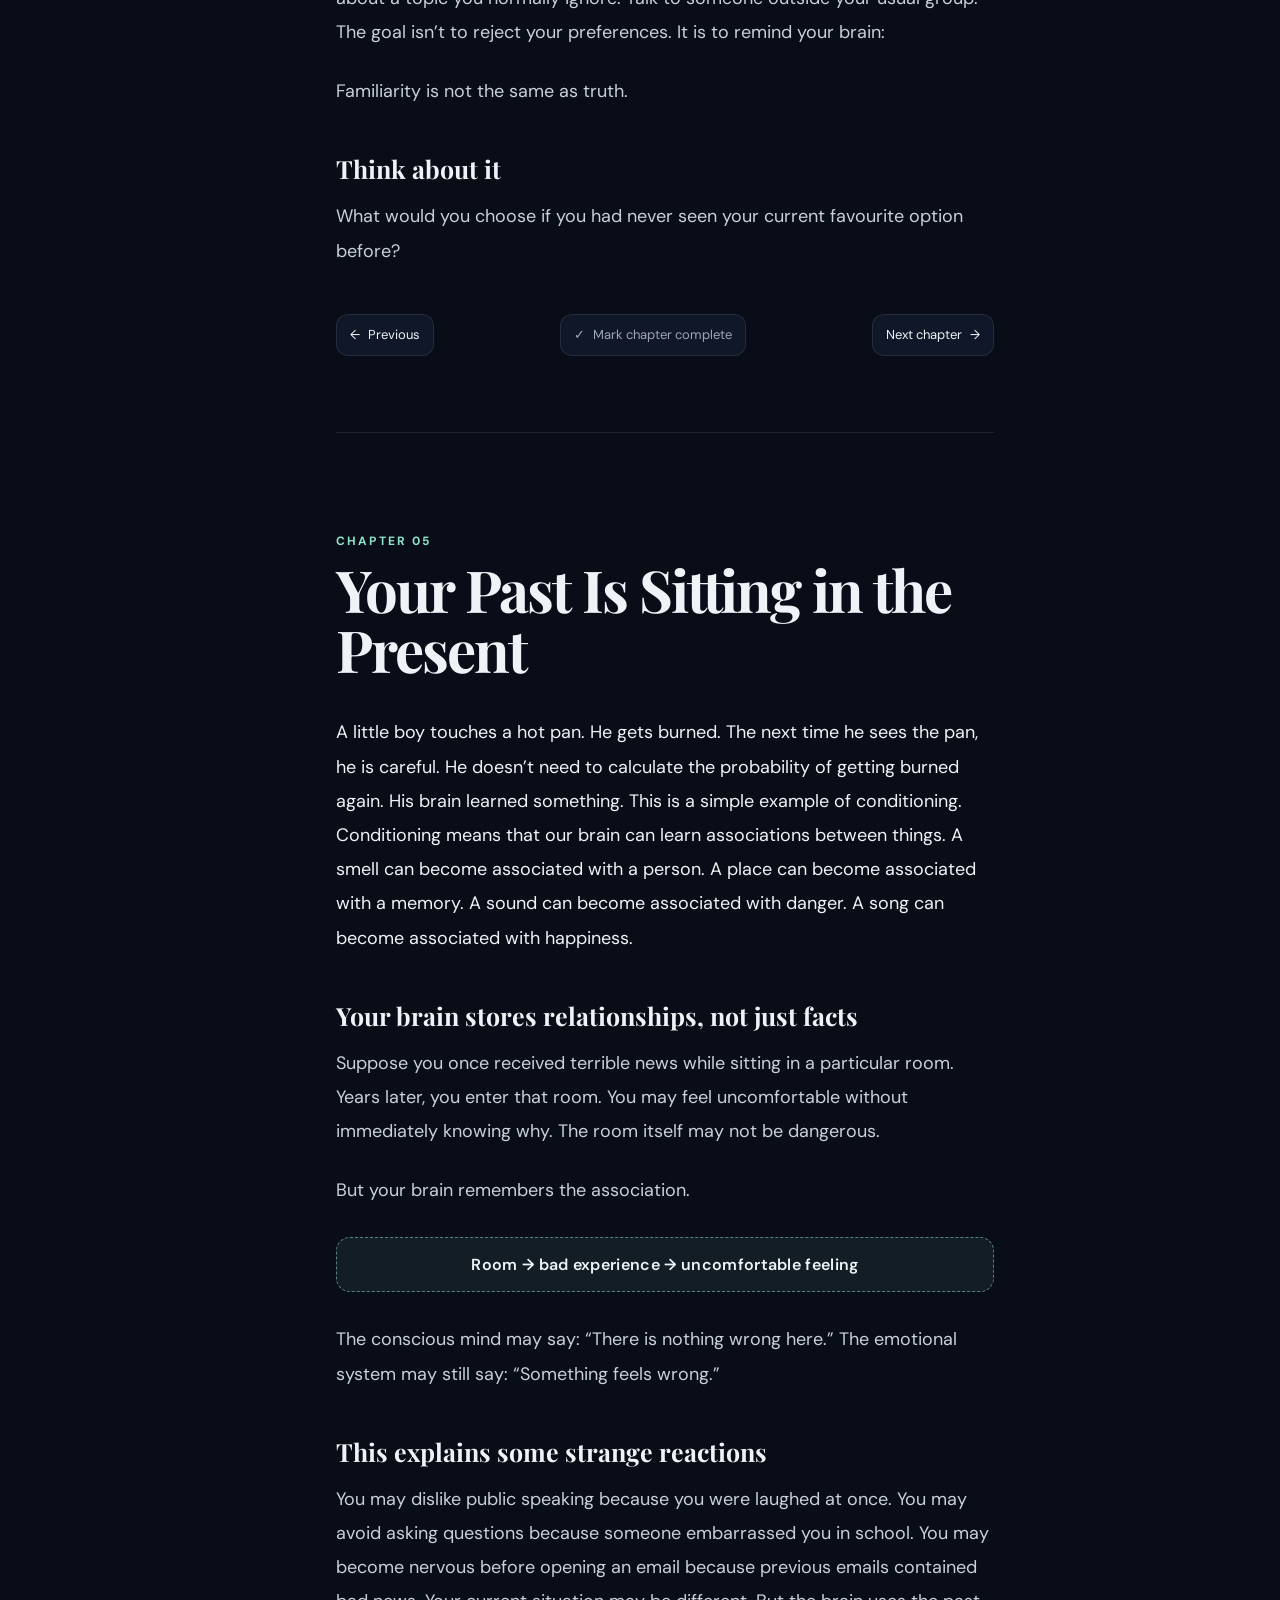
<file: my-first-blog.html>
<!doctype html>
<html lang="en">
<head>
<meta charset="utf-8">
<meta name="viewport" content="width=device-width, initial-scale=1">
<meta name="description" content="The Mind Behind Your Mind — How Your Subconscious Quietly Shapes Everyday Life.">
<title>The Mind Behind Your Mind — Mind & Meaning</title>
<link rel="preconnect" href="https://fonts.googleapis.com">
<link rel="preconnect" href="https://fonts.gstatic.com" crossorigin>
<link href="https://fonts.googleapis.com/css2?family=DM+Sans:wght@400;500;600;700&family=Playfair+Display:ital,wght@0,500;0,600;0,700;1,500;1,600&display=swap" rel="stylesheet">
<style>
:root {
  --bg:#090d18;
  --panel:#101728;
  --panel-2:#131c30;
  --text:#eef3f7;
  --muted:#9ba8ba;
  --soft:#c8d0dc;
  --line:rgba(255,255,255,.09);
  --accent:#8ee3cf;
  --accent-2:#a78bfa;
  --accent-3:#7dd3fc;
  --quote:rgba(142,227,207,.08);
  --shadow:0 24px 70px rgba(0,0,0,.32);
  --content:760px;
  --font-size:18px;
  --lh:1.9;
}
:root.light {
  --bg:#f4f6f8;
  --panel:#ffffff;
  --panel-2:#eef2f6;
  --text:#17202b;
  --muted:#657181;
  --soft:#384556;
  --line:rgba(20,30,45,.11);
  --accent:#087f72;
  --accent-2:#7655cf;
  --accent-3:#1683b6;
  --quote:rgba(8,127,114,.07);
  --shadow:0 24px 70px rgba(27,39,55,.12);
}
*{box-sizing:border-box}
html{scroll-behavior:smooth;scroll-padding-top:90px}
body{
  margin:0;background:var(--bg);color:var(--text);
  font-family:"DM Sans",system-ui,sans-serif;
  transition:background .25s,color .25s;
}
body.focus .reader-shell{grid-template-columns:minmax(0,1fr)}
body.focus .sidebar,body.focus .right-tools{display:none}
a{color:inherit;text-decoration:none}
button,input{font:inherit}
button{color:inherit}
.progress-bar{position:fixed;top:0;left:0;height:3px;width:0;background:linear-gradient(90deg,var(--accent),var(--accent-2));z-index:1000}
.topbar{
  position:sticky;top:0;z-index:900;height:72px;
  background:color-mix(in srgb,var(--bg) 78%,transparent);
  backdrop-filter:blur(18px);border-bottom:1px solid var(--line);
}
.topbar-inner{height:100%;max-width:1440px;margin:auto;padding:0 24px;display:flex;align-items:center;justify-content:space-between;gap:20px}
.brand{display:flex;align-items:center;gap:10px;font-weight:700;letter-spacing:-.02em}
.brand-mark{width:34px;height:34px;border-radius:11px;background:linear-gradient(135deg,var(--accent),var(--accent-2));display:grid;place-items:center;color:#091018;font-family:"Playfair Display";font-weight:700}
.top-actions{display:flex;align-items:center;gap:8px}
.icon-btn,.tool-btn{
  border:1px solid var(--line);background:var(--panel);border-radius:11px;
  min-height:40px;padding:0 12px;cursor:pointer;transition:.2s;
}
.icon-btn{width:40px;padding:0;display:grid;place-items:center;font-size:17px}
.icon-btn:hover,.tool-btn:hover,.nav-btn:hover{transform:translateY(-1px);border-color:color-mix(in srgb,var(--accent) 50%,var(--line));}
.reader-shell{
  max-width:1440px;margin:0 auto;padding:34px 24px 90px;
  display:grid;grid-template-columns:270px minmax(0,1fr) 220px;gap:42px;
}
.sidebar{position:sticky;top:98px;height:calc(100vh - 120px);overflow:auto;padding-right:8px}
.side-label,.tool-label{font-size:11px;text-transform:uppercase;letter-spacing:.16em;color:var(--muted);font-weight:700}
.side-title{font-family:"Playfair Display";font-size:22px;margin:9px 0 18px}
.toc-item{display:grid;grid-template-columns:34px 1fr 18px;gap:9px;align-items:center;padding:9px 10px;border-radius:10px;color:var(--muted);margin:2px 0;transition:.2s}
.toc-item:hover{background:var(--panel);color:var(--text)}
.toc-item.active{background:var(--panel-2);color:var(--text);box-shadow:inset 3px 0 0 var(--accent)}
.toc-num{font-size:11px;letter-spacing:.08em}
.toc-title{font-size:13px;line-height:1.35}
.toc-check{font-size:12px;color:var(--accent);opacity:0}
.toc-item.done .toc-check{opacity:1}
.article{min-width:0}
.hero{padding:42px 0 50px;border-bottom:1px solid var(--line);margin-bottom:56px}
.eyebrow{display:inline-flex;align-items:center;gap:8px;color:var(--accent);font-size:12px;letter-spacing:.16em;text-transform:uppercase;font-weight:700}
.eyebrow:before{content:"";width:28px;height:1px;background:currentColor}
.hero h1{font-family:"Playfair Display",serif;font-weight:600;font-size:clamp(48px,7vw,88px);line-height:.98;letter-spacing:-.045em;margin:18px 0 18px;max-width:900px}
.hero h1 em{color:var(--accent);font-weight:500}
.hero-sub{font-family:"Playfair Display";font-size:clamp(20px,2.2vw,28px);font-style:italic;color:var(--soft);max-width:700px;line-height:1.35}
.meta{display:flex;flex-wrap:wrap;gap:10px;margin-top:26px}
.pill{padding:8px 11px;border:1px solid var(--line);border-radius:999px;background:var(--panel);color:var(--muted);font-size:12px}
.chapter,.intro{scroll-margin-top:100px}
.intro-card{background:linear-gradient(145deg,var(--panel),var(--panel-2));border:1px solid var(--line);border-radius:24px;padding:clamp(24px,5vw,48px);box-shadow:var(--shadow);margin-bottom:72px}
.chapter{padding:30px 0 76px;border-bottom:1px solid var(--line);margin-bottom:70px}
.chapter-kicker{font-size:12px;letter-spacing:.18em;color:var(--accent);font-weight:700;margin-bottom:10px}
.chapter h2{font-family:"Playfair Display";font-size:clamp(36px,5vw,58px);line-height:1.04;letter-spacing:-.035em;margin:0 0 36px;max-width:700px}
.chapter-body{max-width:var(--content);margin:auto}
.chapter-body p,.intro-card p{font-size:var(--font-size);line-height:var(--lh);color:var(--soft);margin:0 0 25px}
.chapter-body p:first-child,.intro-card p:first-child{color:var(--text)}
.chapter-body h3,.intro-card h3{font-family:"Playfair Display";font-size:25px;margin:44px 0 14px;color:var(--text)}
.chapter-body ul{margin:0 0 28px;padding-left:24px;color:var(--soft)}
.chapter-body li{font-size:var(--font-size);line-height:1.75;padding:3px 0}
blockquote{
  margin:30px 0;padding:22px 25px;border-left:3px solid var(--accent);
  background:var(--quote);border-radius:0 14px 14px 0;
  font-family:"Playfair Display";font-size:clamp(21px,2.4vw,28px);line-height:1.45;color:var(--text);
}
.flow{margin:30px 0;padding:16px 18px;text-align:center;border:1px dashed color-mix(in srgb,var(--accent) 45%,var(--line));border-radius:14px;background:var(--quote);font-weight:600;letter-spacing:.02em;color:var(--text)}
.chapter-nav{display:flex;align-items:center;justify-content:space-between;gap:10px;margin:46px auto 0;max-width:var(--content)}
.nav-btn,.complete-btn{border:1px solid var(--line);background:var(--panel);border-radius:12px;min-height:42px;padding:0 13px;display:flex;align-items:center;gap:8px;cursor:pointer;transition:.2s;font-size:13px}
.complete-btn{color:var(--muted)}
.complete-btn.done{border-color:var(--accent);color:var(--accent)}
.right-tools{position:sticky;top:98px;height:max-content}
.tool-card{background:var(--panel);border:1px solid var(--line);border-radius:16px;padding:16px;margin-bottom:12px}
.tool-title{font-size:13px;font-weight:700;margin:5px 0 12px}
.tool-row{display:flex;gap:7px;flex-wrap:wrap}
.tool-row button{border:1px solid var(--line);background:var(--panel-2);border-radius:9px;padding:7px 9px;cursor:pointer;font-size:12px}
.tool-row button:hover{border-color:var(--accent)}
.search-box{display:flex;gap:7px}
.search-box input{width:100%;min-width:0;border:1px solid var(--line);background:var(--panel-2);color:var(--text);border-radius:9px;padding:9px 10px;outline:none}
.search-results{margin-top:8px;font-size:12px;color:var(--muted);line-height:1.5}
.mobile-toc{display:none}
.search-hit{background:rgba(250,204,21,.25);border-radius:3px}
mark.search-hit{color:inherit}
.footer{text-align:center;color:var(--muted);font-size:12px;padding:40px 0}
@media(max-width:1100px){
  .reader-shell{grid-template-columns:230px minmax(0,1fr)}
  .right-tools{display:none}
}
@media(max-width:760px){
  .topbar{height:64px}
  .topbar-inner{padding:0 14px}
  .brand span:last-child{display:none}
  .reader-shell{display:block;padding:18px 16px 60px}
  .sidebar{display:none}
  .mobile-toc{display:block;margin:8px 0 24px}
  .mobile-toc summary{cursor:pointer;background:var(--panel);border:1px solid var(--line);border-radius:12px;padding:12px 14px;font-size:13px;font-weight:700}
  .mobile-toc .toc-list{background:var(--panel);border:1px solid var(--line);border-top:0;border-radius:0 0 12px 12px;padding:7px}
  .hero{padding:26px 0 36px;margin-bottom:36px}
  .hero h1{font-size:48px}
  .intro-card{padding:24px;border-radius:18px;margin-bottom:50px}
  .chapter{padding:15px 0 56px;margin-bottom:50px}
  .chapter h2{font-size:38px;margin-bottom:28px}
  .chapter-nav{flex-wrap:wrap}
  .complete-btn{order:3;width:100%;justify-content:center}
  .nav-btn{flex:1;justify-content:center}
}
@media(prefers-reduced-motion:reduce){
  *{scroll-behavior:auto!important;transition:none!important}
}
</style>
</head>
<body>
<div class="progress-bar" id="progress"></div>

<header class="topbar">
  <div class="topbar-inner">
    <a class="brand" href="./index.html" aria-label="Back to Mind & Meaning">
      <span class="brand-mark">M</span><span>Mind & Meaning</span>
    </a>
    <div class="top-actions">
      <button class="icon-btn" id="focusBtn" title="Focus mode">◌</button>
      <button class="icon-btn" id="themeBtn" title="Toggle theme">☾</button>
      <a class="tool-btn" href="./index.html">← Home</a>
    </div>
  </div>
</header>

<div class="reader-shell">
  <aside class="sidebar">
    <div class="side-label">Reading map</div>
    <div class="side-title">The chapters</div>
    <nav id="toc">
      <a class="toc-item active" href="#intro" data-chapter="intro">
        <span class="toc-num">00</span><span class="toc-title">Introduction</span><span class="toc-check">✓</span>
      </a>
      <a class="toc-item" href="#chapter-1" data-chapter="1">
        <span class="toc-num">01</span>
        <span class="toc-title">The Invisible Passenger</span>
        <span class="toc-check" aria-hidden="true">✓</span>
    </a>
<a class="toc-item" href="#chapter-2" data-chapter="2">
        <span class="toc-num">02</span>
        <span class="toc-title">Your Brain Loves Shortcuts</span>
        <span class="toc-check" aria-hidden="true">✓</span>
    </a>
<a class="toc-item" href="#chapter-3" data-chapter="3">
        <span class="toc-num">03</span>
        <span class="toc-title">The First Impression Trap</span>
        <span class="toc-check" aria-hidden="true">✓</span>
    </a>
<a class="toc-item" href="#chapter-4" data-chapter="4">
        <span class="toc-num">04</span>
        <span class="toc-title">Why Familiar Things Feel Better</span>
        <span class="toc-check" aria-hidden="true">✓</span>
    </a>
<a class="toc-item" href="#chapter-5" data-chapter="5">
        <span class="toc-num">05</span>
        <span class="toc-title">Your Past Is Sitting in the Present</span>
        <span class="toc-check" aria-hidden="true">✓</span>
    </a>
<a class="toc-item" href="#chapter-6" data-chapter="6">
        <span class="toc-num">06</span>
        <span class="toc-title">Why We Procrastinate</span>
        <span class="toc-check" aria-hidden="true">✓</span>
    </a>
<a class="toc-item" href="#chapter-7" data-chapter="7">
        <span class="toc-num">07</span>
        <span class="toc-title">The Phone in Your Pocket Is Training Your Brain</span>
        <span class="toc-check" aria-hidden="true">✓</span>
    </a>
<a class="toc-item" href="#chapter-8" data-chapter="8">
        <span class="toc-num">08</span>
        <span class="toc-title">Why We Want What Other People Have</span>
        <span class="toc-check" aria-hidden="true">✓</span>
    </a>
<a class="toc-item" href="#chapter-9" data-chapter="9">
        <span class="toc-num">09</span>
        <span class="toc-title">The Price That Changes Your Mind</span>
        <span class="toc-check" aria-hidden="true">✓</span>
    </a>
<a class="toc-item" href="#chapter-10" data-chapter="10">
        <span class="toc-num">10</span>
        <span class="toc-title">The Stories We Tell Ourselves</span>
        <span class="toc-check" aria-hidden="true">✓</span>
    </a>
<a class="toc-item" href="#chapter-11" data-chapter="11">
        <span class="toc-num">11</span>
        <span class="toc-title">Emotions Make Decisions Before Logic Arrives</span>
        <span class="toc-check" aria-hidden="true">✓</span>
    </a>
<a class="toc-item" href="#chapter-12" data-chapter="12">
        <span class="toc-num">12</span>
        <span class="toc-title">Why We Remember Some Things and Forget Others</span>
        <span class="toc-check" aria-hidden="true">✓</span>
    </a>
<a class="toc-item" href="#chapter-13" data-chapter="13">
        <span class="toc-num">13</span>
        <span class="toc-title">The People Around You Are Changing You</span>
        <span class="toc-check" aria-hidden="true">✓</span>
    </a>
<a class="toc-item" href="#chapter-14" data-chapter="14">
        <span class="toc-num">14</span>
        <span class="toc-title">Breaking an Automatic Habit</span>
        <span class="toc-check" aria-hidden="true">✓</span>
    </a>
<a class="toc-item" href="#chapter-15" data-chapter="15">
        <span class="toc-num">15</span>
        <span class="toc-title">Becoming More Conscious</span>
        <span class="toc-check" aria-hidden="true">✓</span>
    </a>
<a class="toc-item" href="#chapter-16" data-chapter="16">
        <span class="toc-num">16</span>
        <span class="toc-title">Conclusion</span>
        <span class="toc-check" aria-hidden="true">✓</span>
    </a>
    </nav>
  </aside>

  <main class="article">
    <details class="mobile-toc">
      <summary>☰ Explore chapters</summary>
      <div class="toc-list">
        <nav><a class="toc-item" href="#chapter-1" data-chapter="1">
        <span class="toc-num">01</span>
        <span class="toc-title">The Invisible Passenger</span>
        <span class="toc-check" aria-hidden="true">✓</span>
    </a>
<a class="toc-item" href="#chapter-2" data-chapter="2">
        <span class="toc-num">02</span>
        <span class="toc-title">Your Brain Loves Shortcuts</span>
        <span class="toc-check" aria-hidden="true">✓</span>
    </a>
<a class="toc-item" href="#chapter-3" data-chapter="3">
        <span class="toc-num">03</span>
        <span class="toc-title">The First Impression Trap</span>
        <span class="toc-check" aria-hidden="true">✓</span>
    </a>
<a class="toc-item" href="#chapter-4" data-chapter="4">
        <span class="toc-num">04</span>
        <span class="toc-title">Why Familiar Things Feel Better</span>
        <span class="toc-check" aria-hidden="true">✓</span>
    </a>
<a class="toc-item" href="#chapter-5" data-chapter="5">
        <span class="toc-num">05</span>
        <span class="toc-title">Your Past Is Sitting in the Present</span>
        <span class="toc-check" aria-hidden="true">✓</span>
    </a>
<a class="toc-item" href="#chapter-6" data-chapter="6">
        <span class="toc-num">06</span>
        <span class="toc-title">Why We Procrastinate</span>
        <span class="toc-check" aria-hidden="true">✓</span>
    </a>
<a class="toc-item" href="#chapter-7" data-chapter="7">
        <span class="toc-num">07</span>
        <span class="toc-title">The Phone in Your Pocket Is Training Your Brain</span>
        <span class="toc-check" aria-hidden="true">✓</span>
    </a>
<a class="toc-item" href="#chapter-8" data-chapter="8">
        <span class="toc-num">08</span>
        <span class="toc-title">Why We Want What Other People Have</span>
        <span class="toc-check" aria-hidden="true">✓</span>
    </a>
<a class="toc-item" href="#chapter-9" data-chapter="9">
        <span class="toc-num">09</span>
        <span class="toc-title">The Price That Changes Your Mind</span>
        <span class="toc-check" aria-hidden="true">✓</span>
    </a>
<a class="toc-item" href="#chapter-10" data-chapter="10">
        <span class="toc-num">10</span>
        <span class="toc-title">The Stories We Tell Ourselves</span>
        <span class="toc-check" aria-hidden="true">✓</span>
    </a>
<a class="toc-item" href="#chapter-11" data-chapter="11">
        <span class="toc-num">11</span>
        <span class="toc-title">Emotions Make Decisions Before Logic Arrives</span>
        <span class="toc-check" aria-hidden="true">✓</span>
    </a>
<a class="toc-item" href="#chapter-12" data-chapter="12">
        <span class="toc-num">12</span>
        <span class="toc-title">Why We Remember Some Things and Forget Others</span>
        <span class="toc-check" aria-hidden="true">✓</span>
    </a>
<a class="toc-item" href="#chapter-13" data-chapter="13">
        <span class="toc-num">13</span>
        <span class="toc-title">The People Around You Are Changing You</span>
        <span class="toc-check" aria-hidden="true">✓</span>
    </a>
<a class="toc-item" href="#chapter-14" data-chapter="14">
        <span class="toc-num">14</span>
        <span class="toc-title">Breaking an Automatic Habit</span>
        <span class="toc-check" aria-hidden="true">✓</span>
    </a>
<a class="toc-item" href="#chapter-15" data-chapter="15">
        <span class="toc-num">15</span>
        <span class="toc-title">Becoming More Conscious</span>
        <span class="toc-check" aria-hidden="true">✓</span>
    </a>
<a class="toc-item" href="#chapter-16" data-chapter="16">
        <span class="toc-num">16</span>
        <span class="toc-title">Conclusion</span>
        <span class="toc-check" aria-hidden="true">✓</span>
    </a></nav>
      </div>
    </details>

    <section class="hero">
      <div class="eyebrow">Mind & Meaning · Long Read</div>
      <h1>The Mind Behind <em>Your Mind</em></h1>
      <div class="hero-sub">How Your Subconscious Quietly Shapes Everyday Life</div>
      <div class="meta">
        <span class="pill">16 chapters</span>
        <span class="pill">~20 min read</span>
        <span class="pill" id="progressText">0% complete</span>
      </div>
    </section>

    <section class="intro-card" id="intro">
      <div class="chapter-kicker">INTRODUCTION</div>
      <h2 style="font-family:'Playfair Display';font-size:clamp(32px,4vw,48px);margin:8px 0 28px;letter-spacing:-.03em">Are You Really Making Your Own Decisions?</h2>
      <p>You wake up in the morning.</p>
<p>Before you have properly opened your eyes, your hand reaches for your phone. You check the time. Then a notification. You open it. One message becomes another. You check Instagram. Then YouTube. Then WhatsApp. Suddenly, fifteen minutes have passed. You put the phone down and think:</p>
<blockquote>“Why did I do that?”</blockquote>
<p>Nobody forced you. You didn’t make a plan the night before saying, “Tomorrow morning I will spend fifteen minutes scrolling.” It simply happened. This happens throughout the day. You choose a particular chair without thinking. You take the same route even when another route might be faster. You prefer a familiar brand in a supermarket. You feel uncomfortable around someone before they have actually done anything wrong. You postpone an important task and clean your desk instead. You hear an old song and suddenly remember a person you haven’t thought about in years. You become angry at a sentence and reply immediately. Later, you wonder:</p>
<blockquote>“Why did I react like that?”</blockquote>
<p>These moments reveal something interesting about the human mind. We like to believe that we carefully think about our decisions and then act. But much of everyday life doesn’t work that way. A large amount of our behaviour happens automatically.</p>
<p>Our brain notices patterns, remembers experiences, predicts what might happen, looks for shortcuts, responds to emotions and repeats familiar behaviours—often without asking our conscious permission.</p>
<p>This is where the everyday idea of the subconscious mind becomes useful.</p>
<p>The word “subconscious” is often used loosely. In psychology, researchers use more precise terms for different processes that happen outside conscious awareness. For this book, we will use “subconscious” as a simple way of talking about the mental processes working in the background while your conscious attention is focused somewhere else.</p>
<p>Think of your mind like a computer. The screen shows you what you are currently doing. But many things are happening in the background. You don’t see them, but they still influence what happens on the screen.</p>
<p>Your mind works in a similar way. The purpose of this article is not to teach you how to “control your subconscious mind.” That would be unrealistic. Instead, it has a simpler purpose:</p>
<p>To help you notice what your mind is doing before it decides for you.</p>
<p>Because awareness creates a small space between a thought and an action. And sometimes, that small space is enough to change a decision.</p>
    </section>

    
<section class="chapter" id="chapter-1" data-chapter="1">
  <div class="chapter-kicker">CHAPTER 01</div>
  <h2>The Invisible Passenger</h2>
  <div class="chapter-body">
    <p>Imagine that you are driving a car on a road you have travelled hundreds of times. You are talking to someone sitting beside you. You are thinking about work. Perhaps you are listening to music. Twenty minutes later, you arrive at your destination. Then you suddenly realize:</p>
<blockquote>“I don’t remember most of the journey.”</blockquote>
<p>You were awake. You were looking at the road. You were controlling the car. But you weren’t consciously thinking about every movement. You didn’t say:</p>
<blockquote>“Now I will move my foot slightly.”</blockquote>
<blockquote>“Now I will turn the steering wheel.”</blockquote>
<blockquote>“Now I will check the mirror.”</blockquote>
<p>Years of practice allowed many of these actions to become automatic. This is one of the most useful things about the human brain. If we had to consciously control everything, everyday life would be exhausting. Imagine having to consciously think about breathing or walking or remembering how to use a spoon or how to type each individual letter. Instead, the brain learns patterns. Once a pattern becomes familiar, it requires less conscious attention.</p>
<h3>The brain is an energy-saving machine</h3>
<p>Your brain is constantly trying to work efficiently. It doesn’t want to spend the same amount of mental effort on a task you have performed ten thousand times. This is why habits become automatic. You brush your teeth without planning every movement. You recognize your friend’s face instantly. You know how to unlock your phone without thinking about the individual movements. You can probably type your own name without looking at the keyboard. The conscious mind is not doing everything. Some work has been handed over to automatic processes.</p>
<h3>But there is a catch</h3>
<p>Automatic behaviour is useful when the habit is useful. It becomes a problem when the habit continues even after it stops helping you.</p>
<p>Consider this: You are sitting at your desk. You feel slightly bored. Your hand reaches for your phone. You open a social media app. You scroll. You weren’t consciously deciding:</p>
<blockquote>“I have evaluated my options and concluded that scrolling is the best use of the next ten minutes.”</blockquote>
<p>It was simply a learned pattern.</p>
<div class="flow">Boredom → Phone → Scrolling</div>
<p>The pattern can become so familiar that the feeling of boredom itself becomes a signal. You don’t need to think. Your brain already knows what comes next.</p>
<h3>The strange part</h3>
<p>Sometimes we notice the action before we notice the decision. You may suddenly realize: “I’m already scrolling.” That sentence is important.</p>
<p>Already. The behaviour began before you consciously questioned it. This doesn’t mean you have no control. It means that control is easier before the behaviour starts. Once the pattern is running, stopping it can require more effort.</p>
<h3>A small experiment</h3>
<p>Tomorrow, notice three things you do automatically.</p>
<p>Don’t try to change them.</p>
<p>Just observe.</p>
<p>Maybe:</p>
<ul><li>You check your phone after waking.</li><li>You open email whenever you sit at your computer.</li><li>You drink tea at a particular time.</li><li>You sit in the same place.</li><li>You check the door twice before leaving.</li></ul>
<p>The goal is not to judge yourself.</p>
<p>Simply notice. Because the first step in changing an automatic behaviour is seeing it.</p>
<h3>Think about it</h3>
<p>How many decisions did you make today consciously—and how many simply happened?</p>
  </div>
  <div class="chapter-nav">
    <a href="#intro" class="nav-btn prev">← <span>Previous</span></a>
    <button class="complete-btn" data-complete="1"><span>✓</span> Mark chapter complete</button>
    <a href="#chapter-2" class="nav-btn next"><span>Next chapter</span> →</a>
  </div>
</section>

<section class="chapter" id="chapter-2" data-chapter="2">
  <div class="chapter-kicker">CHAPTER 02</div>
  <h2>Your Brain Loves Shortcuts</h2>
  <div class="chapter-body">
    <p>Imagine walking into a supermarket. There are fifty different brands of toothpaste. Do you carefully study every ingredient, compare every price, calculate how long each tube will last and research every manufacturer? Probably not. You recognize a brand. You remember using it before. You pick it up. Decision finished. This is not laziness. Your brain is using a shortcut.</p>
<p>Psychologists call many of these shortcuts heuristics.</p>
<p>A heuristic is simply a quick mental rule that helps us make decisions without analysing everything.</p>
<p>For example:</p>
<blockquote>“I have used this before, so it is probably okay.”</blockquote>
<p>That is a shortcut. And most of the time, shortcuts are extremely useful. Imagine if every decision required a full investigation.</p>
<p>What should I eat?</p>
<p>Which shirt should I wear?</p>
<p>Which road should I take?</p>
<p>Which chair should I sit on?</p>
<p>Which soap should I buy?</p>
<p>Which person should I trust?</p>
<p>You would spend your entire day making decisions. So your brain simplifies.</p>
<h3>The problem with shortcuts</h3>
<p>A shortcut can save time. But it can also lead you in the wrong direction. Suppose a restaurant has a very long queue. You might think:</p>
<blockquote>“Lots of people are waiting. The food must be good.”</blockquote>
<p>Maybe it is.</p>
<p>But perhaps the restaurant is simply small. The queue gives you a clue, but it isn’t proof. Another person might speak very confidently. You may immediately think:</p>
<blockquote>“He knows what he is talking about.”</blockquote>
<p>But confidence and knowledge are not the same thing. Our brain often uses visible clues to make invisible judgments.</p>
<h3>Cognitive bias</h3>
<p>A cognitive bias is a predictable tendency in the way our thinking can become distorted. It doesn’t mean that your brain is broken. It means the same mental shortcut that helps you sometimes can mislead you in other situations.</p>
<p>One famous example is confirmation bias.</p>
<p>Confirmation bias means that we tend to notice and prefer information that supports what we already believe. Imagine you believe:</p>
<blockquote>“People who work from home are less productive.”</blockquote>
<p>You see an article about someone working from home and missing deadlines. You think: “See? I knew it.” But if you see ten people working from home successfully, you may not pay the same attention. Your brain is not necessarily lying to you. It is selectively paying attention.</p>
<h3>A useful question</h3>
<p>Whenever you strongly agree with something, ask:</p>
<blockquote>“What evidence would make me change my mind?”</blockquote>
<p>If the answer is “nothing,” you may not be evaluating the idea anymore. You may be protecting it.</p>
<h3>Another shortcut: familiarity</h3>
<p>Suppose two products are almost identical. One is from a brand you’ve heard about many times. The other is completely unknown. You may automatically trust the familiar one. Again, this isn’t always irrational. Familiarity can be useful. But it can also become:</p>
<p>Familiar = good</p>
<p>which isn’t necessarily true.</p>
<h3>Try this today</h3>
<p>The next time you make a small purchase, stop for five seconds. Ask:</p>
<blockquote>“Am I choosing this because it is actually the best option, or because I already know it?”</blockquote>
<p>You don’t have to change your choice. Just identify the reason.</p>
<h3>Think about it</h3>
<p>How many of your preferences are really preferences—and how many are habits disguised as preferences?</p>
  </div>
  <div class="chapter-nav">
    <a href="#chapter-1" class="nav-btn prev">← <span>Previous</span></a>
    <button class="complete-btn" data-complete="2"><span>✓</span> Mark chapter complete</button>
    <a href="#chapter-3" class="nav-btn next"><span>Next chapter</span> →</a>
  </div>
</section>

<section class="chapter" id="chapter-3" data-chapter="3">
  <div class="chapter-kicker">CHAPTER 03</div>
  <h2>The First Impression Trap</h2>
  <div class="chapter-body">
    <p>You meet someone for the first time. They shake your hand confidently. They smile. They speak clearly. Within seconds, you may think:</p>
<blockquote>“This person seems intelligent.”</blockquote>
<p>But what exactly did you observe? You observed confidence. You observed a smile. You observed clear speech. You did not observe intelligence directly. Your brain filled in the missing information. This happens extremely quickly.</p>
<h3>The halo effect</h3>
<p>The halo effect is the tendency for one positive quality to influence our overall impression of a person. If someone looks professional, we may assume they are competent. If someone speaks confidently, we may assume they are knowledgeable. If someone is attractive, we may unconsciously rate other qualities more positively. The reverse can happen too. One negative characteristic can colour our entire opinion. Suppose a colleague arrives late to a meeting. You may think: “He is irresponsible.” But perhaps he was stuck in traffic. One event has now become a story about his personality.</p>
<h3>Why does the brain do this?</h3>
<p>Because uncertainty is uncomfortable. When we meet someone, we don’t have enough information. The brain wants a quick answer:</p>
<p>Safe or unsafe?</p>
<p>Friendly or unfriendly?</p>
<p>Competent or incompetent?</p>
<p>Likeable or unlikeable?</p>
<p>So it creates a preliminary judgment. The problem is that a preliminary judgment can feel like a fact.</p>
<h3>First impressions are not always wrong</h3>
<p>This is important. The lesson is not: “Never trust your first impression.” Sometimes your first impression contains useful information. The lesson is:</p>
<p>Treat the first impression as a hypothesis, not a conclusion.</p>
<p>That small change can make a big difference. Instead of: “He is arrogant.” Try: “He came across as arrogant to me.” The second statement leaves room for new information.</p>
<h3>A practical trick</h3>
<p>Separate observation from interpretation.</p>
<p>Instead of: “She ignored me.” Ask: “What actually happened?” Maybe she walked past without saying hello. That is the observation. “She dislikes me” is an interpretation. The difference matters.</p>
<h3>Think about it</h3>
<p>How many people have you judged based on a single moment?</p>
<p>And how many people have perhaps judged you based on one?</p>
  </div>
  <div class="chapter-nav">
    <a href="#chapter-2" class="nav-btn prev">← <span>Previous</span></a>
    <button class="complete-btn" data-complete="3"><span>✓</span> Mark chapter complete</button>
    <a href="#chapter-4" class="nav-btn next"><span>Next chapter</span> →</a>
  </div>
</section>

<section class="chapter" id="chapter-4" data-chapter="4">
  <div class="chapter-kicker">CHAPTER 04</div>
  <h2>Why Familiar Things Feel Better</h2>
  <div class="chapter-body">
    <p>Have you ever listened to a song for the first time and thought: “What’s so special about this?” Then you hear it again. And again. After a few weeks, you start liking it. You may even wonder: “Why didn’t I like it initially?” Something interesting happened. Your brain became familiar with it.</p>
<h3>The mere exposure effect</h3>
<p>The mere exposure effect describes our tendency to develop greater liking or preference for something simply because we have encountered it repeatedly. Think about advertisements. You may see the same company logo hundreds of times. You don’t consciously study it. But your brain recognizes it. Recognition creates familiarity. Familiarity often feels comfortable. And comfort can sometimes be mistaken for quality.</p>
<h3>This happens with people too</h3>
<p>A new colleague may initially feel strange. You don’t know their communication style. You don’t know their sense of humor. You don’t know what to expect. After several months, their presence feels normal. Nothing magical happened. Your brain built a model of them. It learned: “This person is familiar.”</p>
<h3>Familiarity can influence relationships</h3>
<p>Sometimes we continue friendships simply because they are familiar. Sometimes we stay in routines because changing them feels uncomfortable. Sometimes we repeatedly choose the same food, same entertainment, same route and same type of people. This isn’t necessarily bad. Familiarity provides stability. But there is a question worth asking:</p>
<blockquote>“Do I prefer this because it is good for me, or because I already know it?”</blockquote>
<h3>Try something small</h3>
<p>Change one harmless routine. Take a different route. Try a different food. Read about a topic you normally ignore. Talk to someone outside your usual group. The goal isn’t to reject your preferences. It is to remind your brain:</p>
<p>Familiarity is not the same as truth.</p>
<h3>Think about it</h3>
<p>What would you choose if you had never seen your current favourite option before?</p>
  </div>
  <div class="chapter-nav">
    <a href="#chapter-3" class="nav-btn prev">← <span>Previous</span></a>
    <button class="complete-btn" data-complete="4"><span>✓</span> Mark chapter complete</button>
    <a href="#chapter-5" class="nav-btn next"><span>Next chapter</span> →</a>
  </div>
</section>

<section class="chapter" id="chapter-5" data-chapter="5">
  <div class="chapter-kicker">CHAPTER 05</div>
  <h2>Your Past Is Sitting in the Present</h2>
  <div class="chapter-body">
    <p>A little boy touches a hot pan. He gets burned. The next time he sees the pan, he is careful. He doesn’t need to calculate the probability of getting burned again. His brain learned something. This is a simple example of conditioning. Conditioning means that our brain can learn associations between things. A smell can become associated with a person. A place can become associated with a memory. A sound can become associated with danger. A song can become associated with happiness.</p>
<h3>Your brain stores relationships, not just facts</h3>
<p>Suppose you once received terrible news while sitting in a particular room. Years later, you enter that room. You may feel uncomfortable without immediately knowing why. The room itself may not be dangerous.</p>
<p>But your brain remembers the association.</p>
<div class="flow">Room → bad experience → uncomfortable feeling</div>
<p>The conscious mind may say: “There is nothing wrong here.” The emotional system may still say: “Something feels wrong.”</p>
<h3>This explains some strange reactions</h3>
<p>You may dislike public speaking because you were laughed at once. You may avoid asking questions because someone embarrassed you in school. You may become nervous before opening an email because previous emails contained bad news. Your current situation may be different. But the brain uses the past to predict the future. This is one of its most important jobs.</p>
<h3>Prediction</h3>
<p>Your brain doesn’t simply ask: “What is happening?” It also asks: “What is likely to happen next?” It uses previous experience to answer. This is extremely useful.</p>
<p>If a particular road has always flooded during heavy rain, avoiding it during another storm is sensible. But sometimes the prediction becomes outdated.</p>
<p>A person who was once embarrassed speaking in public may continue avoiding public speaking even after becoming much more capable. The old lesson remains active.</p>
<h3>A useful question</h3>
<p>When you experience a strong reaction, ask:</p>
<blockquote>“Is this reaction only about what is happening now?”</blockquote>
<p>Maybe it is. Maybe it isn’t.</p>
<p>You don’t need to immediately discover the exact childhood event responsible. Just notice that your reaction may have a history.</p>
<h3>Think about it</h3>
<p>Have you ever reacted strongly to something and later realized that the situation reminded you of something from the past?</p>
  </div>
  <div class="chapter-nav">
    <a href="#chapter-4" class="nav-btn prev">← <span>Previous</span></a>
    <button class="complete-btn" data-complete="5"><span>✓</span> Mark chapter complete</button>
    <a href="#chapter-6" class="nav-btn next"><span>Next chapter</span> →</a>
  </div>
</section>

<section class="chapter" id="chapter-6" data-chapter="6">
  <div class="chapter-kicker">CHAPTER 06</div>
  <h2>Why We Procrastinate</h2>
  <div class="chapter-body">
    <p>You have an important task. You know it needs to be done. You even know that delaying it will make tomorrow harder. Yet you suddenly decide: “I should clean my room first.” Then: “I’ll just check my messages.” Then: “Maybe I’ll watch one video.” An hour disappears. You call yourself lazy. But procrastination is often more complicated than laziness.</p>
<h3>The present vs the future</h3>
<p>Your brain experiences rewards differently depending on when they arrive. Imagine two choices:</p>
<p>Option A: Watch entertaining videos right now.</p>
<p>Option B: Work for an hour and feel satisfied later.</p>
<p>The first option gives an immediate reward. The second gives a delayed reward. Our brains often give disproportionate importance to what feels good now. This is sometimes called present bias.</p>
<h3>Procrastination can also be emotional</h3>
<p>Sometimes we avoid tasks because the task creates discomfort.</p>
<p>A difficult report.</p>
<p>A complicated phone call.</p>
<p>An uncertain decision.</p>
<p>A fear of failure.</p>
<p>A task can create a feeling like:</p>
<blockquote>“I don’t want to deal with this.”</blockquote>
<p>So we escape. The escape itself feels good. For a moment, That temporary relief teaches the brain:</p>
<div class="flow">Difficult task → avoid → feel better</div>
<p>And the pattern becomes stronger.</p>
<h3>The five-minute trick</h3>
<p>Instead of saying: “I need to finish this report.” say: “I will work on it for five minutes.” Five minutes feels less threatening. Once you start, continuing becomes easier. The goal is not to trick yourself. It is to reduce the psychological barrier to starting.</p>
<h3>Make the first step tiny</h3>
<p>Don’t write:</p>
<blockquote>“Complete project.”</blockquote>
<p>Write:</p>
<blockquote>“Open the document.”</blockquote>
<p>Then:</p>
<blockquote>“Write the heading.”</blockquote>
<p>Then:</p>
<blockquote>“Write the first paragraph.”</blockquote>
<p>Your brain often struggles more with starting than with continuing.</p>
<h3>Try this today</h3>
<p>Choose one task you have been avoiding. Work on it for exactly five minutes. After five minutes, you may stop. But if you want to continue, continue. You may discover that the hardest part was not the work. It was crossing the starting line.</p>
<h3>Think about it</h3>
<p>What are you avoiding because it is difficult—and what are you avoiding because it makes you uncomfortable?</p>
  </div>
  <div class="chapter-nav">
    <a href="#chapter-5" class="nav-btn prev">← <span>Previous</span></a>
    <button class="complete-btn" data-complete="6"><span>✓</span> Mark chapter complete</button>
    <a href="#chapter-7" class="nav-btn next"><span>Next chapter</span> →</a>
  </div>
</section>

<section class="chapter" id="chapter-7" data-chapter="7">
  <div class="chapter-kicker">CHAPTER 07</div>
  <h2>The Phone in Your Pocket Is Training Your Brain</h2>
  <div class="chapter-body">
    <p>Imagine you are sitting alone. Nothing is happening. You feel slightly bored. Your hand reaches for your phone. You unlock it. There is no important message. Still, you open an app. Why? Because your brain has learned a pattern.</p>
<div class="flow">Boredom → Phone → Something interesting</div>
<h3>Notifications are tiny signals</h3>
<p>A notification can become a cue. A cue is something that triggers a behaviour. A sound. A vibration. A visual symbol. Even seeing your phone can become a cue. Eventually, you may not need a notification. The mere feeling of boredom can be enough.</p>
<h3>Variable rewards</h3>
<p>Social media platforms are especially effective at keeping attention because the next thing you see is unpredictable. Maybe the next post is boring. Maybe it is funny. Maybe it is exciting. Maybe someone has replied to you. You don’t know. This uncertainty can encourage repeated checking.</p>
<p>The principle is simple:</p>
<p>If the next reward might be interesting, keep checking.</p>
<h3>The important part</h3>
<p>Your phone doesn’t have to be “addictive” in a medical sense for it to influence your habits. Repeated behaviour changes what becomes automatic. If you check your phone fifty times a day, checking becomes easier and more automatic.</p>
<h3>Try an experiment</h3>
<p>Turn off unnecessary notifications for one day. Don’t delete everything. Don’t make a dramatic lifestyle change. Just remove some cues. Then notice: How often do you still reach for the phone?</p>
<p>You may be surprised.</p>
<h3>Create friction</h3>
<p>If something is too easy, you do it more. So make unwanted behaviour slightly harder.</p>
<p>For example:</p>
<ul><li>Keep distracting apps off the home screen.</li><li>Put the phone away while working.</li><li>Don’t keep it beside your pillow.</li><li>Log out of apps you compulsively check.</li></ul>
<p>At the same time, make useful behaviour easier. Keep a book visible. Keep your workout clothes ready. Keep your task open on the computer. Your environment can help your brain choose.</p>
<h3>Think about it</h3>
<p>When you reach for your phone, are you looking for information—or simply escaping a moment of boredom?</p>
  </div>
  <div class="chapter-nav">
    <a href="#chapter-6" class="nav-btn prev">← <span>Previous</span></a>
    <button class="complete-btn" data-complete="7"><span>✓</span> Mark chapter complete</button>
    <a href="#chapter-8" class="nav-btn next"><span>Next chapter</span> →</a>
  </div>
</section>

<section class="chapter" id="chapter-8" data-chapter="8">
  <div class="chapter-kicker">CHAPTER 08</div>
  <h2>Why We Want What Other People Have</h2>
  <div class="chapter-body">
    <p>Imagine two restaurants. Restaurant A is almost empty.  Restaurant B has a long queue. Which one looks better? Most people will feel some attraction toward Restaurant B. Why? Because other people’s behaviour becomes information.</p>
<h3>Social proof</h3>
<p>Social proof means that we often look at what other people are doing when deciding what is correct, desirable or safe. If thousands of people bought something, we may assume it is good. If everyone in a meeting agrees, we may become less likely to disagree. If everyone is standing in a queue, we may assume there is a reason. This is useful because other people sometimes have information we don’t have. But it can also produce mistakes.</p>
<h3>The crowd can be wrong</h3>
<p>Imagine ten people standing outside a shop. You assume something interesting is happening. But perhaps the shop is simply giving away free water. The crowd tells you something is happening. It doesn’t tell you whether you want it.</p>
<h3>Comparison</h3>
<p>Social influence becomes even stronger when we compare ourselves with others. Someone buys a new car. Suddenly your car feels old. A colleague gets promoted. Suddenly your own career feels slow. A friend posts holiday photographs. Suddenly your weekend feels boring. The interesting thing is that your actual life may not have changed. Only the comparison changed.</p>
<h3>Social media makes comparison constant</h3>
<p>You see someone’s success. You don’t see their complete life. You see a selected moment. But your brain compares that selected moment with your entire reality. That is an unfair comparison.</p>
<h3>A powerful question</h3>
<p>Before copying a decision, ask:</p>
<blockquote>“If nobody else knew about this choice, would I still want it?”</blockquote>
<p>If yes, great.</p>
<p>If no, perhaps the social influence is stronger than you realized.</p>
<h3>Think about it</h3>
<p>How many things do you want because you genuinely want them—and how many because you saw someone else having them?</p>
  </div>
  <div class="chapter-nav">
    <a href="#chapter-7" class="nav-btn prev">← <span>Previous</span></a>
    <button class="complete-btn" data-complete="8"><span>✓</span> Mark chapter complete</button>
    <a href="#chapter-9" class="nav-btn next"><span>Next chapter</span> →</a>
  </div>
</section>

<section class="chapter" id="chapter-9" data-chapter="9">
  <div class="chapter-kicker">CHAPTER 09</div>
  <h2>The Price That Changes Your Mind</h2>
  <div class="chapter-body">
    <p>Imagine you see a watch. Price: ₹10,000 You think: “Expensive.” Now you see another watch. Original price: ₹25,000 Today: ₹10,000 Suddenly ₹10,000 feels different. Same price. Different feeling. Why? Because your brain has been given a reference point.</p>
<h3>Anchoring</h3>
<p>Anchoring means that an initial number or piece of information can influence later judgments. The first number becomes an “anchor.” Everything else is compared with it. This happens everywhere. Salary negotiations, Property prices, Discounts, Restaurant menus, Online shopping, Even conversations.</p>
<p>Suppose someone asks:</p>
<blockquote>“Would you pay ₹5,000 for this?”</blockquote>
<p>Even if you initially thought ₹3,000, the ₹5,000 number can influence your thinking.</p>
<h3>Discounts are psychologically powerful</h3>
<div class="flow">Suppose a product is: ₹5,000 → ₹2,000 You feel that you are saving ₹3,000. But what if the product is actually worth only ₹1,500? You aren’t saving ₹3,000. You are spending ₹500 more than its value. The original price becomes a distraction.</div>
<h3>How to avoid the anchor</h3>
<p>Ask:</p>
<blockquote>“What would I think this was worth if I had never seen the original price?”</blockquote>
<p>That question removes some of the influence of the first number.</p>
<h3>Try this</h3>
<p>The next time you see a discounted product, cover the original price mentally. Look only at the current price.</p>
<p>Then ask:</p>
<p>“Would I buy this for this amount?” If not, the discount doesn’t matter.</p>
<h3>Think about it</h3>
<p>How many times have you bought something because it looked like a bargain rather than because you actually needed it?</p>
  </div>
  <div class="chapter-nav">
    <a href="#chapter-8" class="nav-btn prev">← <span>Previous</span></a>
    <button class="complete-btn" data-complete="9"><span>✓</span> Mark chapter complete</button>
    <a href="#chapter-10" class="nav-btn next"><span>Next chapter</span> →</a>
  </div>
</section>

<section class="chapter" id="chapter-10" data-chapter="10">
  <div class="chapter-kicker">CHAPTER 10</div>
  <h2>The Stories We Tell Ourselves</h2>
  <div class="chapter-body">
    <p>Consider two people who fail an examination. The first says: “I am stupid.” The second says: “I didn’t prepare properly this time.” The event is the same. The story is different. And that story can influence what happens next.</p>
<h3>Identity is powerful</h3>
<p>If you repeatedly tell yourself: “I am lazy.” you may begin to behave according to that identity. If you tell yourself: “I am not good at speaking.” you may avoid speaking. If you avoid it, you get less practice. Because you get less practice, you remain uncomfortable. Then you say: “See? I am bad at speaking.” The belief appears to have been proven. This can become a self-fulfilling prophecy. A self-fulfilling prophecy occurs when a belief influences behaviour in a way that helps create the outcome expected by the belief.</p>
<h3>Change the sentence</h3>
<p>Instead of: “I am bad at this.” Try: “I am not good at this yet.” That final word changes the meaning. It turns an identity into a skill gap. A skill can be improved.</p>
<h3>Be careful with labels</h3>
<blockquote>“I am an introvert.”</blockquote>
<blockquote>“I am bad with money.”</blockquote>
<blockquote>“I am terrible at mathematics.”</blockquote>
<blockquote>“I am not a morning person.”</blockquote>
<p>Sometimes labels are useful descriptions. But sometimes they become restrictions.</p>
<p>The question is:</p>
<p>Does this label help me understand myself, or does it give me an excuse not to change?</p>
<h3>Try this</h3>
<p>Write down three negative sentences you frequently tell yourself. Then rewrite each one as a description of behaviour rather than identity.</p>
<p>For example:</p>
<p>“I am lazy.” becomes:</p>
<blockquote>“I often delay tasks that feel difficult.”</blockquote>
<p>The second statement gives you something you can work with.</p>
<h3>Think about it</h3>
<p>What would you attempt if you stopped believing that you were “the kind of person” who couldn’t do it?</p>
  </div>
  <div class="chapter-nav">
    <a href="#chapter-9" class="nav-btn prev">← <span>Previous</span></a>
    <button class="complete-btn" data-complete="10"><span>✓</span> Mark chapter complete</button>
    <a href="#chapter-11" class="nav-btn next"><span>Next chapter</span> →</a>
  </div>
</section>

<section class="chapter" id="chapter-11" data-chapter="11">
  <div class="chapter-kicker">CHAPTER 11</div>
  <h2>Emotions Make Decisions Before Logic Arrives</h2>
  <div class="chapter-body">
    <p>Someone sends you a rude message. You feel angry. You immediately type a reply. Send. Ten minutes later, you read your message again. You think: “Maybe I shouldn’t have sent that.” What changed? The facts didn’t change. Your emotional state changed.</p>
<h3>Emotion changes perception</h3>
<p>When we are angry, we notice things differently. When we are afraid, danger becomes more visible. When we are excited, opportunities may look bigger. When we are sad, negative information can feel more important. The world hasn’t necessarily changed. Our mental filter has.</p>
<h3>Emotional reasoning</h3>
<p>Emotional reasoning is when we treat our feelings as evidence about reality. For example: “I feel that he doesn’t respect me, so he must not respect me.”</p>
<p>But:</p>
<div class="flow">Feeling something ≠ proving something.</div>
<p>Feelings are real. The conclusion may or may not be accurate.</p>
<h3>The ten-second pause</h3>
<p>Before sending an angry message: Stop. Take ten seconds.</p>
<p>Ask:</p>
<ul><li>What am I feeling?</li><li>What actually happened?</li><li>What am I assuming?</li><li>Will I still want to send this tomorrow?</li></ul>
<p>Sometimes the answer will still be yes. That’s okay. The point is not to suppress emotion. The point is to stop emotion from automatically becoming action.</p>
<h3>Emotion is information, not always instruction</h3>
<p>Fear can tell you to pay attention. Anger can tell you that something feels unfair. Sadness can tell you that something matters. But none of these automatically tells you exactly what to do. You still have to think.</p>
<h3>Think about it</h3>
<p>How many decisions have you made while angry, afraid, excited or hurt that you would have made differently after one night’s sleep?</p>
  </div>
  <div class="chapter-nav">
    <a href="#chapter-10" class="nav-btn prev">← <span>Previous</span></a>
    <button class="complete-btn" data-complete="11"><span>✓</span> Mark chapter complete</button>
    <a href="#chapter-12" class="nav-btn next"><span>Next chapter</span> →</a>
  </div>
</section>

<section class="chapter" id="chapter-12" data-chapter="12">
  <div class="chapter-kicker">CHAPTER 12</div>
  <h2>Why We Remember Some Things and Forget Others</h2>
  <div class="chapter-body">
    <p>Have you ever forgotten where you kept your keys? Then suddenly remembered something embarrassing from ten years ago? You might think: “My memory is terrible.” But memory doesn’t work like a storage box. It isn’t a perfect recording of everything that happened.</p>
<h3>Attention matters</h3>
<p>You can’t remember something clearly if you never paid attention to it. Suppose you walk into a room while thinking about an important problem. Later, someone asks: “What colour was the wall?” You may have no idea. Your eyes saw it. But your attention wasn’t focused on it.</p>
<h3>Emotional events can become memorable</h3>
<p>Strong emotional experiences often stand out. A first day at school. A major achievement, A painful breakup, An embarrassing moment, A frightening experience. The emotion gives the event importance.</p>
<h3>But memory can still change</h3>
<p>Memory is reconstructive. That means remembering is not simply playing a recording. Each time we remember something, we reconstruct the event from stored information. This is why two people can remember the same event differently. Both can be sincere. Neither necessarily has a perfect recording.</p>
<h3>Why this matters</h3>
<p>It means we should be cautious when saying: “I remember it exactly.” Your memory feels convincing because you experience it from the inside. But confidence and accuracy are not always the same thing.</p>
<h3>A simple example</h3>
<p>Ask three friends about a common event from years ago. Compare their descriptions. You may find: Different details, Different interpretations, Different emotional meanings. One person remembers something that another completely forgot. The event was the same. The memories are not.</p>
<h3>Think about it</h3>
<p>Which memories from your past might be partly shaped by how you feel about them today?</p>
  </div>
  <div class="chapter-nav">
    <a href="#chapter-11" class="nav-btn prev">← <span>Previous</span></a>
    <button class="complete-btn" data-complete="12"><span>✓</span> Mark chapter complete</button>
    <a href="#chapter-13" class="nav-btn next"><span>Next chapter</span> →</a>
  </div>
</section>

<section class="chapter" id="chapter-13" data-chapter="13">
  <div class="chapter-kicker">CHAPTER 13</div>
  <h2>The People Around You Are Changing You</h2>
  <div class="chapter-body">
    <p>Imagine you spend six months with a group of people who exercise regularly. At first, you don’t exercise. Then one day someone says: “Come with us.” You go. Then again. Eventually, exercising becomes normal. Now imagine the opposite. You spend six months with people who regularly stay awake until 3 a.m., order unhealthy food and never exercise. Their behaviour can also begin to feel normal. This is the power of environment.</p>
<h3>Normal is not always natural</h3>
<p>We often think:</p>
<blockquote>“This is just how I am.”</blockquote>
<p>But some of what feels natural may simply be what we repeatedly see. If everyone around you complains about work, complaining can feel normal. If everyone around you saves money, saving can feel normal. If everyone checks their phone constantly, constant checking can feel normal.</p>
<h3>Social conditioning</h3>
<p>Social conditioning refers to the way our environment and social experiences influence what we consider normal, acceptable or expected.</p>
<p>We learn from:</p>
<ul><li>Parents</li><li>Friends</li><li>Teachers</li><li>Colleagues</li><li>Culture</li><li>Media</li><li>Online communities</li></ul>
<p>Much of this learning happens without a formal lesson. Nobody has to say: “This is how you should behave.” We observe. We repeat. We adapt.</p>
<h3>Your information environment matters too</h3>
<p>People are not the only influence. Your daily inputs matter. If you spend two hours every day consuming angry content, your mind spends two hours practising attention toward anger. If you constantly consume short videos, your brain repeatedly practises switching attention quickly. If you read deeply every day, sustained attention gets more practice. This doesn’t mean one video will change your brain dramatically. It means repeated exposure can shape habits.</p>
<h3>Try an environment audit</h3>
<p>Look at your regular environment.</p>
<p>Ask:</p>
<p>What behaviour does this environment make easy?</p>
<p>And:</p>
<p>What behaviour does it make difficult?</p>
<p>If your phone is beside you, checking it is easy. If your running shoes are already outside your room, exercising becomes easier. Small environmental changes can reduce the amount of willpower you need.</p>
<h3>Think about it</h3>
<p>If someone observed your daily environment for one week, what would they predict you will become better at?</p>
  </div>
  <div class="chapter-nav">
    <a href="#chapter-12" class="nav-btn prev">← <span>Previous</span></a>
    <button class="complete-btn" data-complete="13"><span>✓</span> Mark chapter complete</button>
    <a href="#chapter-14" class="nav-btn next"><span>Next chapter</span> →</a>
  </div>
</section>

<section class="chapter" id="chapter-14" data-chapter="14">
  <div class="chapter-kicker">CHAPTER 14</div>
  <h2>Breaking an Automatic Habit</h2>
  <div class="chapter-body">
    <p>Let’s take a simple habit: You come home after work. You sit on the sofa. You pick up your phone. You scroll for an hour. How did the habit become automatic?</p>
<p>A useful model is:</p>
<div class="flow">Cue → Routine → Reward</div>
<h3>Cue</h3>
<p>Something starts the behaviour. Maybe: “I’m tired.”</p>
<h3>Routine</h3>
<p>The behaviour: “Open the phone and scroll.”</p>
<h3>Reward</h3>
<p>Something you receive: “Entertainment, relaxation or distraction.”</p>
<p>The brain learns:</p>
<div class="flow">Tired → scrolling → relief</div>
<p>Repeat this enough times and the pattern becomes easier to trigger.</p>
<h3>Don’t fight the habit only at the final step</h3>
<p>Suppose you try to use willpower after already opening the app. You are fighting the habit at its strongest point. Instead, change the environment around the cue. If you usually scroll after sitting on the sofa, put your phone in another room. Or replace the routine.</p>
<div class="flow">Tired → make tea → sit outside for five minutes</div>
<p>Now the cue remains, but the routine changes.</p>
<h3>Don’t remove every reward</h3>
<p>If the phone gives you relaxation, you still need relaxation. Replace the behaviour with another way of achieving something similar. If you scroll because you’re bored, perhaps you need stimulation. If you scroll because you’re stressed, perhaps you need recovery. If you scroll because you feel lonely, perhaps you need connection. Changing the behaviour becomes easier when you understand the need behind it.</p>
<p>Start ridiculously small</p>
<p>Suppose you want to start exercising. Don’t begin with: “I will exercise for one hour every day for the rest of my life.” Begin with: “I will exercise for five minutes today.” The goal at first is not physical transformation. It is teaching your brain:</p>
<p>This is something I do.</p>
<p>Identity grows from repeated behaviour.</p>
<h3>One important rule</h3>
<p>Don’t expect perfection. Missing one day isn’t failure. The danger is the story afterward: “I missed today, so I’m useless.” That story can become another reason to stop. Instead: “I missed today. I’ll continue tomorrow.”</p>
<h3>Think about it</h3>
<p>What habit in your life is giving you a reward that you could get in a healthier or more useful way?</p>
  </div>
  <div class="chapter-nav">
    <a href="#chapter-13" class="nav-btn prev">← <span>Previous</span></a>
    <button class="complete-btn" data-complete="14"><span>✓</span> Mark chapter complete</button>
    <a href="#chapter-15" class="nav-btn next"><span>Next chapter</span> →</a>
  </div>
</section>

<section class="chapter" id="chapter-15" data-chapter="15">
  <div class="chapter-kicker">CHAPTER 15</div>
  <h2>Becoming More Conscious</h2>
  <div class="chapter-body">
    <p>After reading all these chapters, you might wonder: “So how do I control my subconscious?” The answer is:</p>
<p>You don’t need to control everything.</p>
<p>Trying to consciously control every thought would be exhausting. Your automatic mind exists for a reason. You want to be able to walk without thinking about every step. You want to recognize familiar faces instantly. You want experienced skills to become automatic. The goal is not to eliminate automatic behaviour. The goal is to become better at noticing when automatic behaviour is working against you.</p>
<h3>Awareness creates a gap</h3>
<p>Imagine:</p>
<div class="flow">Trigger → Reaction</div>
<p>There is almost no space.</p>
<p>Now imagine:</p>
<div class="flow">Trigger → Awareness → Choice → Reaction</div>
<p>That small middle section changes everything. Someone insults you. You notice anger. You pause. You choose whether to respond. You see an expensive product. You notice excitement. You ask whether you need it. You feel like procrastinating. You notice avoidance. You start for five minutes. You feel nervous before a presentation. You recognize the feeling. You remind yourself: “This is an old fear. I can still do this.” The situation may not change. But your relationship with the situation changes.</p>
<p>The Ten-Second Practice</p>
<p>You don’t need meditation for an hour. You don’t need a complicated psychological system. Start with ten seconds. Before an important decision, ask:</p>
<h3>1. What am I feeling?</h3>
<p>Angry?</p>
<p>Excited?</p>
<p>Afraid?</p>
<p>Bored?</p>
<p>Pressured?</p>
<h3>2. What am I about to do?</h3>
<p>Buy?</p>
<p>Reply?</p>
<p>Avoid?</p>
<p>Agree?</p>
<p>Quit?</p>
<p>Scroll?</p>
<h3>3. Why?</h3>
<p>What is actually driving the action?</p>
<h3>4. Would I make the same decision after waiting ten minutes?</h3>
<p>Sometimes yes. Sometimes no. That difference is valuable.</p>
<p>The Five Questions</p>
<p>You can also use these five questions whenever something feels automatic:</p>
<p>What triggered me?</p>
<p>What did I immediately think?</p>
<p>What did I feel?</p>
<p>What did I do?</p>
<p>What happened afterward?</p>
<p>After a few repetitions, patterns become visible. You may discover:</p>
<blockquote>“When I’m tired, I make impulsive purchases.”</blockquote>
<blockquote>“When I’m anxious, I check my phone.”</blockquote>
<blockquote>“When I’m criticised, I become defensive.”</blockquote>
<blockquote>“When a task feels uncertain, I postpone it.”</blockquote>
<p>That knowledge is powerful. Because once you can see a pattern, you can experiment with changing it.</p>
  </div>
  <div class="chapter-nav">
    <a href="#chapter-14" class="nav-btn prev">← <span>Previous</span></a>
    <button class="complete-btn" data-complete="15"><span>✓</span> Mark chapter complete</button>
    <a href="#chapter-16" class="nav-btn next"><span>Next chapter</span> →</a>
  </div>
</section>

<section class="chapter" id="chapter-16" data-chapter="16">
  <div class="chapter-kicker">CHAPTER 16</div>
  <h2>Conclusion</h2>
  <div class="chapter-body">
    <p>You Don’t Have to Believe Every Thought</p>
<p>Your mind will produce thoughts all day. Some will be useful. Some will be random. Some will be based on old experiences. Some will be emotional. Some will be wrong. And that’s okay. A thought appearing in your mind does not mean you have to believe it. Feeling afraid doesn’t mean you are in danger. Feeling that someone dislikes you doesn’t prove that they do. Wanting something doesn’t mean you need it. Feeling lazy doesn’t mean you are a lazy person. Remembering something confidently doesn’t guarantee that it happened exactly that way. Your brain is constantly trying to help you navigate the world.</p>
<p>It predicts. It compares. It remembers. It simplifies. It protects. It repeats.</p>
<p>Sometimes it gets things right. Sometimes it doesn’t. The interesting part is that you can learn to notice the difference.</p>
<p>The subconscious isn’t your enemy</p>
<p>Your automatic mind helps you do thousands of things every day. It saves energy. It recognizes patterns. It makes familiar actions easier. It helps you respond quickly. The problem begins when an old pattern continues in a new situation where it no longer fits. The person who was once afraid of public speaking may still be afraid years later. The person who learned to check their phone whenever bored may continue doing it even when they no longer enjoy it. The person who was once told they were “not good at mathematics” may continue carrying that belief long after leaving school. The past can continue influencing the present. But influence is not destiny.</p>
<p>The most powerful skill is noticing</p>
<p>You don’t have to become perfectly rational. Nobody is. You don’t have to remove every bias. You can’t. You don’t have to stop having emotions. You shouldn’t. You simply need to notice a little more. Notice the moment you reach for your phone. Notice the moment you become defensive. Notice the moment you assume something about another person. Notice the moment a discount suddenly looks irresistible. Notice the moment you compare yourself with someone else. Notice the moment you say:</p>
<blockquote>“That’s just who I am.”</blockquote>
<p>Then ask:</p>
<blockquote>“Is it really who I am—or is it something I have practised for a long time?”</blockquote>
<p>That question can open a door.</p>
<p>One Last Experiment</p>
<p>For the next seven days, don’t try to completely change yourself. Instead, keep a small mental diary. Whenever you catch yourself doing something automatically, write:</p>
<p>What happened?</p>
<p>What did I feel?</p>
<p>What did I do automatically?</p>
<p>What might have triggered it?</p>
<p>Would I choose the same thing if I paused?</p>
<p>You may find something surprising. You may discover that your biggest influences are not dramatic events.</p>
<p>They are tiny moments.</p>
<p>A notification. A smell. A familiar song. A particular person. A certain time of day. A little boredom. A little fear. A little comparison. A little reward.</p>
<p>Repeated thousands of times. These small things quietly shape a life.</p>
<p>The Mind Behind Your Mind</p>
<p>Every day, your conscious mind walks through a world already filled with suggestions from your past. Your habits suggest what to do. Your emotions suggest what to feel. Your memories suggest what to expect. Your environment suggests what is normal. Other people suggest what is desirable. Your brain suggests what is safe. And most of the time, you follow these suggestions without noticing them. But occasionally, you can stop. Take a breath. Look at the thought. Look at the feeling. Look at the habit.</p>
<p>And ask:</p>
<blockquote>“Why am I doing this?”</blockquote>
<p>You may not always find the answer. That’s okay. The goal isn’t to understand every corner of your mind. The goal is simply to become a little more awake inside your own life. Because perhaps the most important difference between an automatic life and a conscious one is not the number of decisions we make. It is the number of decisions we notice ourselves making. And sometimes, a few seconds of awareness are enough to choose differently.</p>
<p>Your mind will always suggest.</p>
<p>You don’t always have to obey.</p>
  </div>
  <div class="chapter-nav">
    <a href="#chapter-15" class="nav-btn prev">← <span>Previous</span></a>
    <button class="complete-btn" data-complete="16"><span>✓</span> Mark chapter complete</button>
    <a href="#conclusion" class="nav-btn next"><span>Next chapter</span> →</a>
  </div>
</section>


    <section class="intro-card" id="conclusion">
      <div class="chapter-kicker">THE END</div>
      <h2 style="font-family:'Playfair Display';font-size:clamp(34px,4vw,52px);margin:8px 0 28px;letter-spacing:-.03em">The Mind Behind Your Mind</h2>
      <p>Every day, your conscious mind walks through a world already filled with suggestions from your past. Your habits suggest what to do. Your emotions suggest what to feel. Your memories suggest what to expect. Your environment suggests what is normal. Other people suggest what is desirable. Your brain suggests what is safe. And most of the time, you follow these suggestions without noticing them.</p>
      <p>But occasionally, you can stop. Take a breath. Look at the thought. Look at the feeling. Look at the habit.</p>
      <blockquote>“Why am I doing this?”</blockquote>
      <p>You may not always find the answer. That’s okay. The goal isn’t to understand every corner of your mind. The goal is simply to become a little more awake inside your own life.</p>
      <p>Your mind will always suggest.</p>
      <p><strong>You don’t always have to obey.</strong></p>
    </section>

    <div class="footer">© Mind & Meaning · The Mind Behind Your Mind</div>
  </main>

  <aside class="right-tools">
    <div class="tool-card">
      <div class="tool-label">Reader tools</div>
      <div class="tool-title">Reading experience</div>
      <div class="tool-row">
        <button id="fontDown">A−</button>
        <button id="fontReset">A</button>
        <button id="fontUp">A+</button>
        <button id="widthBtn">Width</button>
      </div>
    </div>
    <div class="tool-card">
      <div class="tool-label">Find</div>
      <div class="tool-title">Search this article</div>
      <div class="search-box">
        <input id="searchInput" placeholder="Search..." aria-label="Search article">
      </div>
      <div class="search-results" id="searchResults">Type a word or phrase.</div>
    </div>
    <div class="tool-card">
      <div class="tool-label">Progress</div>
      <div class="tool-title"><span id="doneCount">0</span> / 16 chapters completed</div>
      <div style="height:6px;background:var(--panel-2);border-radius:99px;overflow:hidden">
        <div id="doneBar" style="height:100%;width:0;background:linear-gradient(90deg,var(--accent),var(--accent-2));transition:.3s"></div>
      </div>
    </div>
  </aside>
</div>

<script>
const root = document.documentElement;
const body = document.body;
const progress = document.getElementById('progress');
const progressText = document.getElementById('progressText');
const tocLinks = [...document.querySelectorAll('.toc-item')];
const chapters = [...document.querySelectorAll('.chapter')];

function updateScrollProgress(){
  const h = document.documentElement;
  const max = h.scrollHeight - h.clientHeight;
  const pct = max > 0 ? Math.round((window.scrollY / max) * 100) : 0;
  progress.style.width = pct + '%';
}
window.addEventListener('scroll', updateScrollProgress, {passive:true});
updateScrollProgress();

document.getElementById('themeBtn').addEventListener('click', () => {
  root.classList.toggle('light');
  localStorage.setItem('mind-theme', root.classList.contains('light') ? 'light' : 'dark');
});
if(localStorage.getItem('mind-theme') === 'light') root.classList.add('light');

document.getElementById('focusBtn').addEventListener('click', () => {
  body.classList.toggle('focus');
  localStorage.setItem('mind-focus', body.classList.contains('focus') ? '1' : '0');
});
if(localStorage.getItem('mind-focus') === '1') body.classList.add('focus');

const savedSize = Number(localStorage.getItem('mind-font-size') || 18);
let fontSize = savedSize;
function applyFont(){
  fontSize = Math.max(15, Math.min(23, fontSize));
  root.style.setProperty('--font-size', fontSize + 'px');
  localStorage.setItem('mind-font-size', fontSize);
}
document.getElementById('fontDown').onclick = () => {fontSize--; applyFont()};
document.getElementById('fontUp').onclick = () => {fontSize++; applyFont()};
document.getElementById('fontReset').onclick = () => {fontSize=18; applyFont()};
let wide = false;
document.getElementById('widthBtn').onclick = () => {
  wide = !wide;
  root.style.setProperty('--content', wide ? '900px' : '760px');
};

const done = JSON.parse(localStorage.getItem('mind-done') || '[]');
function refreshDone(){
  const unique = [...new Set(done)].filter(n => n >= 1 && n <= 16);
  document.getElementById('doneCount').textContent = unique.length;
  document.getElementById('doneBar').style.width = (unique.length / 16 * 100) + '%';
  progressText.textContent = Math.round(unique.length / 16 * 100) + '% complete';
  document.querySelectorAll('[data-complete]').forEach(btn => {
    const n = Number(btn.dataset.complete);
    const isDone = unique.includes(n);
    btn.classList.toggle('done', isDone);
    btn.innerHTML = isDone ? '<span>✓</span> Completed' : '<span>✓</span> Mark chapter complete';
  });
  tocLinks.forEach(a => {
    const n = a.dataset.chapter;
    a.classList.toggle('done', n !== 'intro' && unique.includes(Number(n)));
  });
}
document.querySelectorAll('[data-complete]').forEach(btn => {
  btn.addEventListener('click', () => {
    const n = Number(btn.dataset.complete);
    const idx = done.indexOf(n);
    if(idx >= 0) done.splice(idx, 1); else done.push(n);
    localStorage.setItem('mind-done', JSON.stringify(done));
    refreshDone();
  });
});
refreshDone();

const observer = new IntersectionObserver(entries => {
  entries.forEach(entry => {
    if(entry.isIntersecting){
      const id = entry.target.id;
      tocLinks.forEach(a => a.classList.toggle('active', a.getAttribute('href') === '#' + id));
    }
  });
}, {rootMargin:'-20% 0px -65% 0px', threshold:0});
document.getElementById('intro') && observer.observe(document.getElementById('intro'));
chapters.forEach(c => observer.observe(c));

const searchInput = document.getElementById('searchInput');
const searchResults = document.getElementById('searchResults');
let lastQuery = '';
searchInput.addEventListener('input', () => {
  const q = searchInput.value.trim().toLowerCase();
  if(!q) {
    searchResults.textContent = 'Type a word or phrase.';
    return;
  }
  const matches = chapters.filter(c => c.innerText.toLowerCase().includes(q));
  searchResults.textContent = matches.length
    ? matches.map(c => 'Chapter ' + c.dataset.chapter + ' — ' + c.querySelector('h2').innerText).join('\n')
    : 'No chapter found.';
});

document.addEventListener('keydown', e => {
  if(e.target.matches('input,textarea')) return;
  if(e.key === '/') { e.preventDefault(); searchInput.focus(); }
  if(e.key.toLowerCase() === 'f') document.getElementById('focusBtn').click();
});
</script>
</body>
</html>
</file>
<file: style.css>
* {
    box-sizing: border-box;
    margin: 0;
    padding: 0;
}

body {
    font-family: Arial, sans-serif;
    color: #222;
    background: #ffffff;
    line-height: 1.7;
}

.container {
    width: 90%;
    max-width: 900px;
    margin: auto;
}


/* Navigation */

header {
    border-bottom: 1px solid #e5e5e5;
    padding: 20px 0;
}

.nav {
    display: flex;
    justify-content: space-between;
    align-items: center;
}

.logo {
    font-size: 22px;
}

nav a {
    text-decoration: none;
    color: #333;
    margin-left: 25px;
}


/* Hero */

.hero {
    padding: 100px 0 80px;
    text-align: center;
}

.small-heading {
    font-size: 13px;
    letter-spacing: 3px;
    margin-bottom: 15px;
}

.hero h2 {
    font-size: 48px;
    line-height: 1.2;
    margin-bottom: 20px;
}

.hero p {
    max-width: 650px;
    margin: auto;
    color: #666;
}


/* Blog posts */

.posts {
    padding: 50px 0 100px;
}

.posts > .container > h2 {
    margin-bottom: 25px;
}

.post-card {
    border-top: 1px solid #ddd;
    padding: 30px 0;
}

.date {
    color: #777;
    font-size: 14px;
    margin-bottom: 10px;
}

.post-card h3 {
    font-size: 28px;
    margin-bottom: 10px;
}

.post-card p {
    color: #555;
}

.read-more {
    display: inline-block;
    margin-top: 15px;
    text-decoration: none;
    color: #000;
    font-weight: bold;
}


/* Footer */

footer {
    border-top: 1px solid #e5e5e5;
    padding: 30px 0;
    text-align: center;
    color: #777;
}


/* Mobile */

@media (max-width: 600px) {

    .hero {
        padding: 70px 0;
    }

    .hero h2 {
        font-size: 36px;
    }

    .nav {
        flex-direction: column;
        gap: 15px;
    }

    nav a {
        margin: 0 10px;
    }
}
</file>
